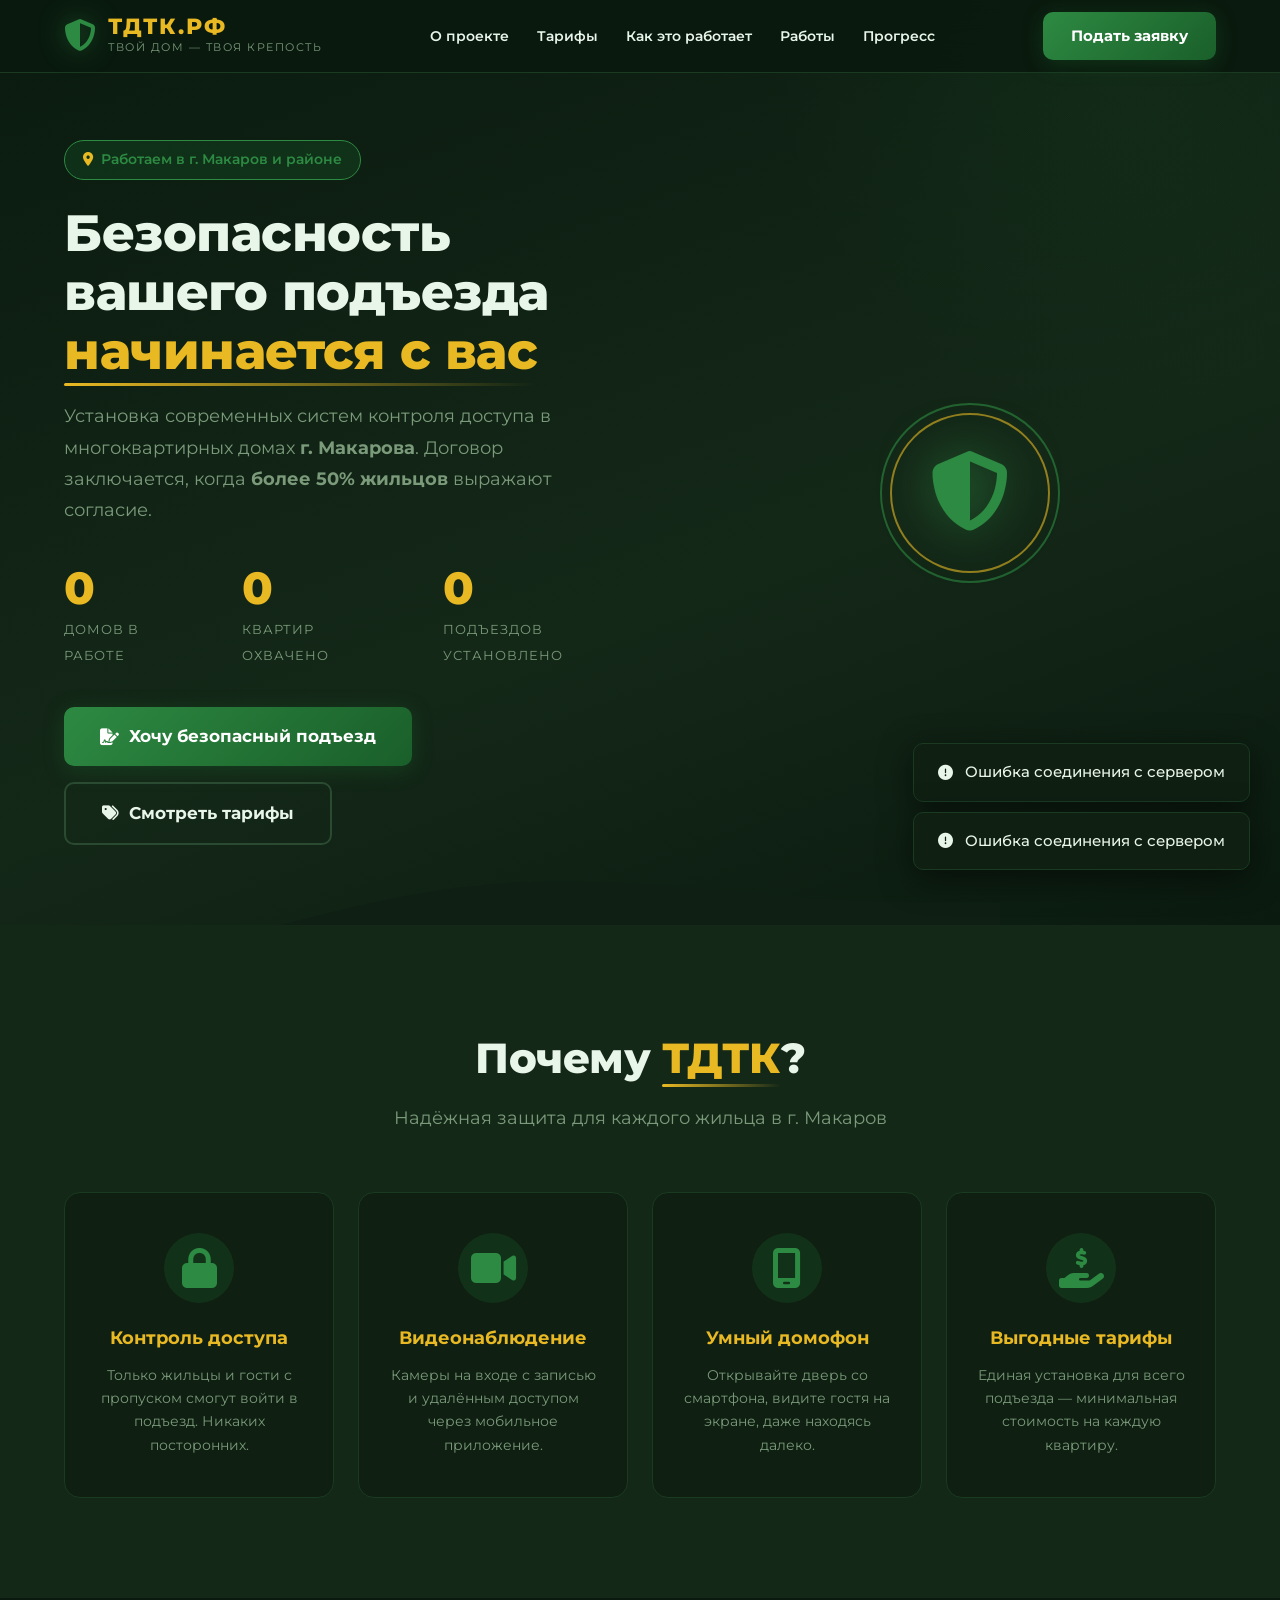
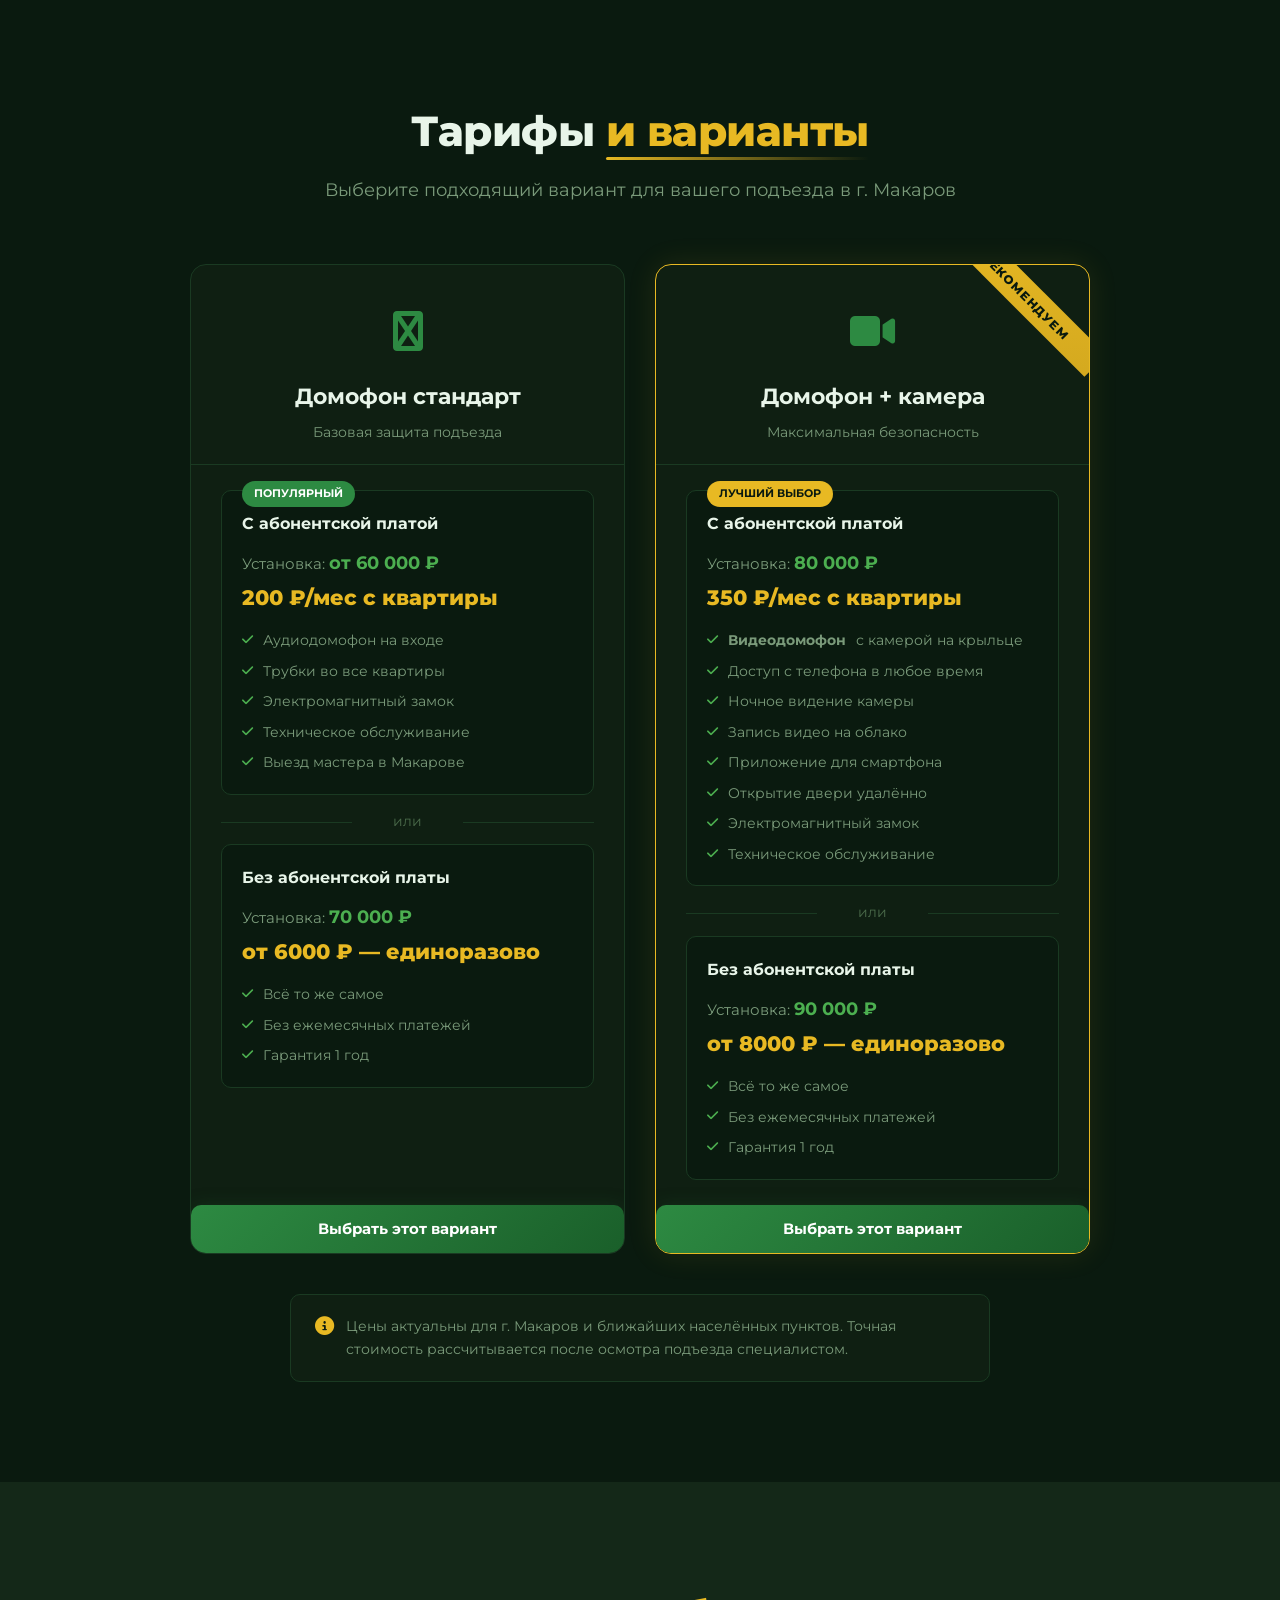
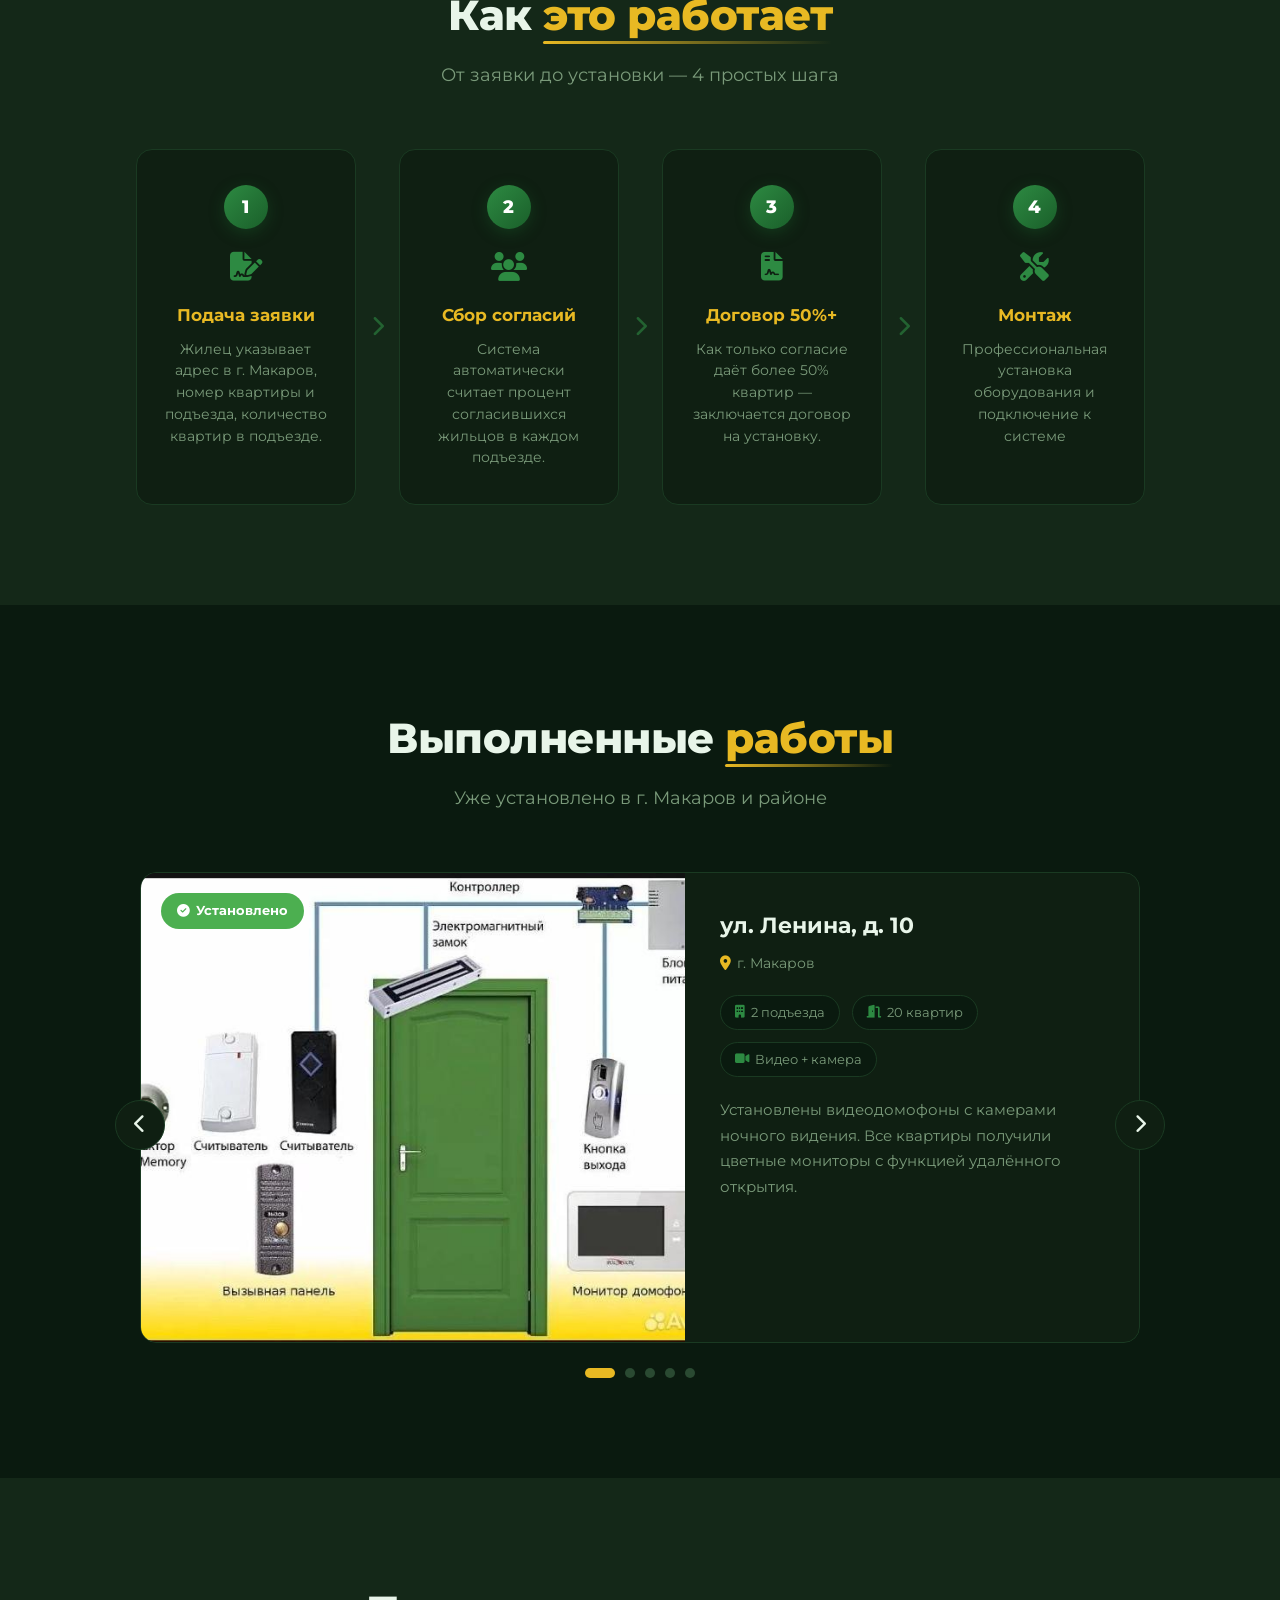
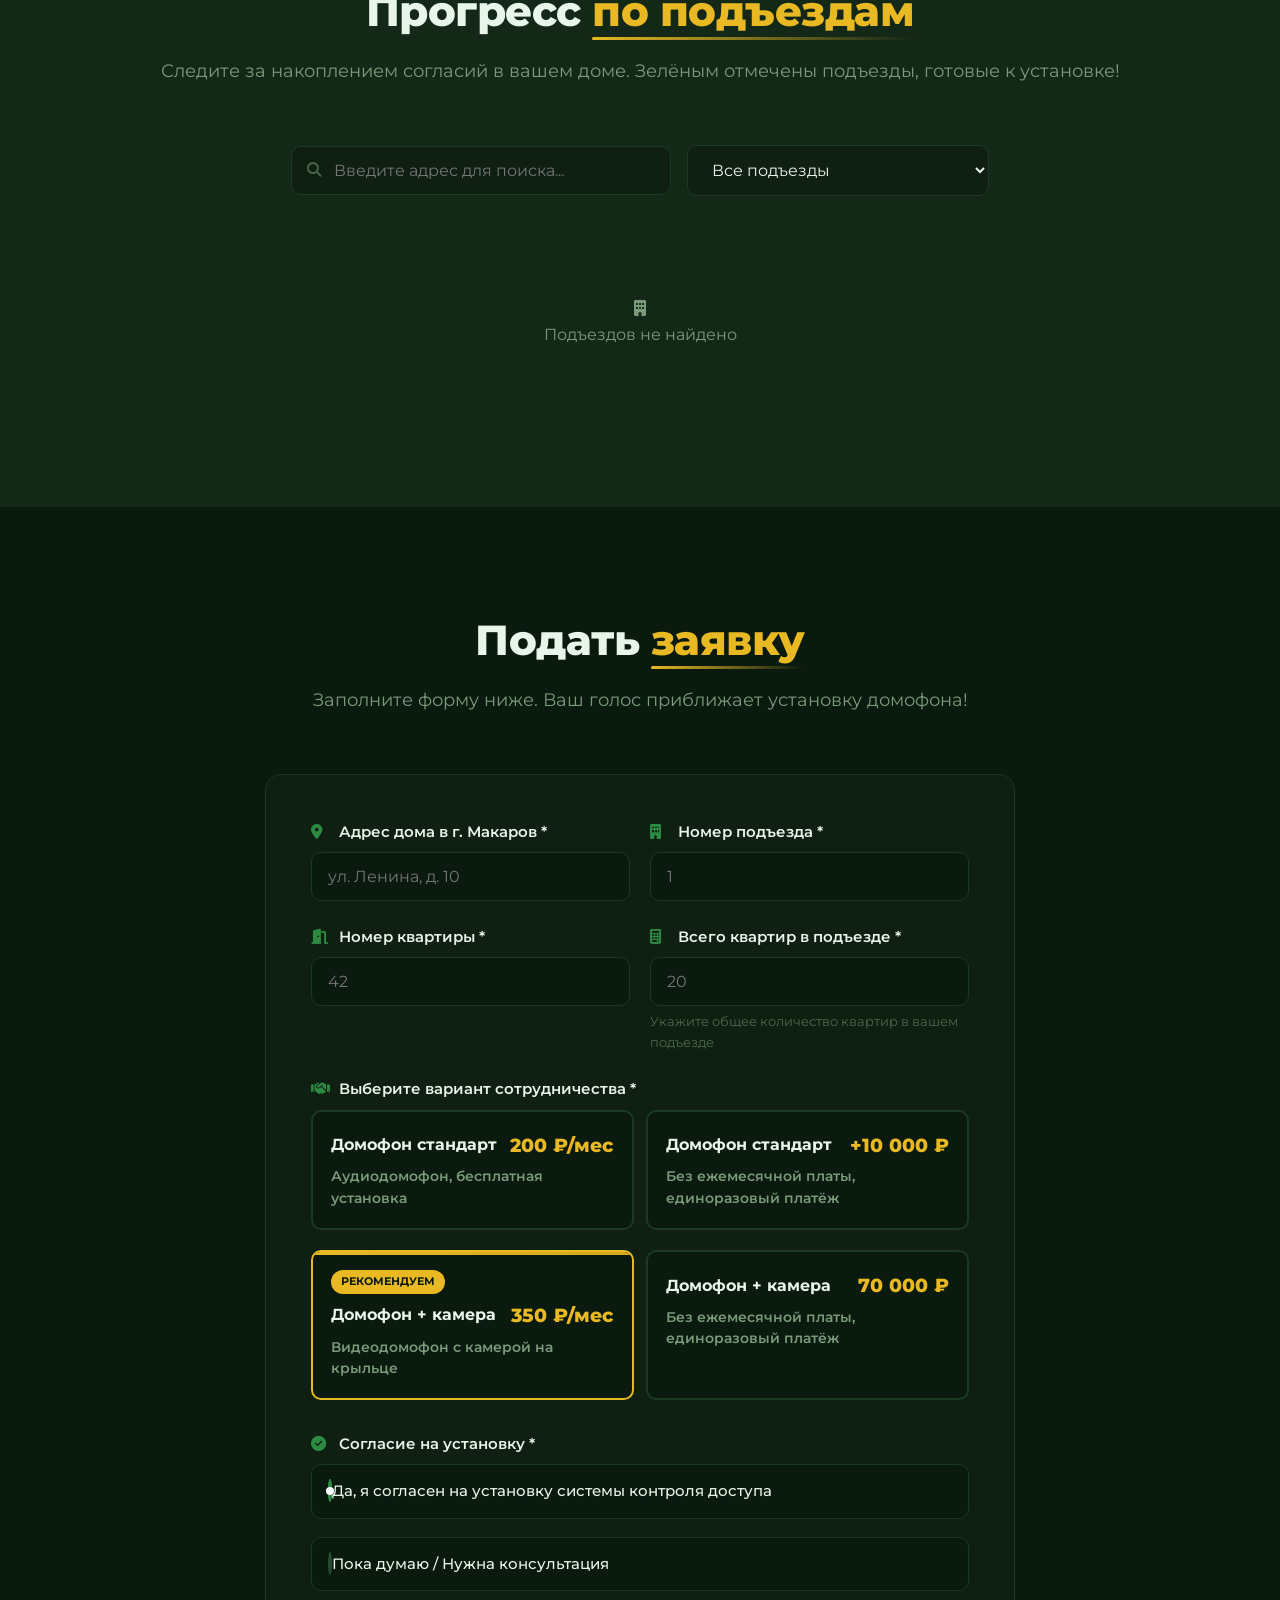
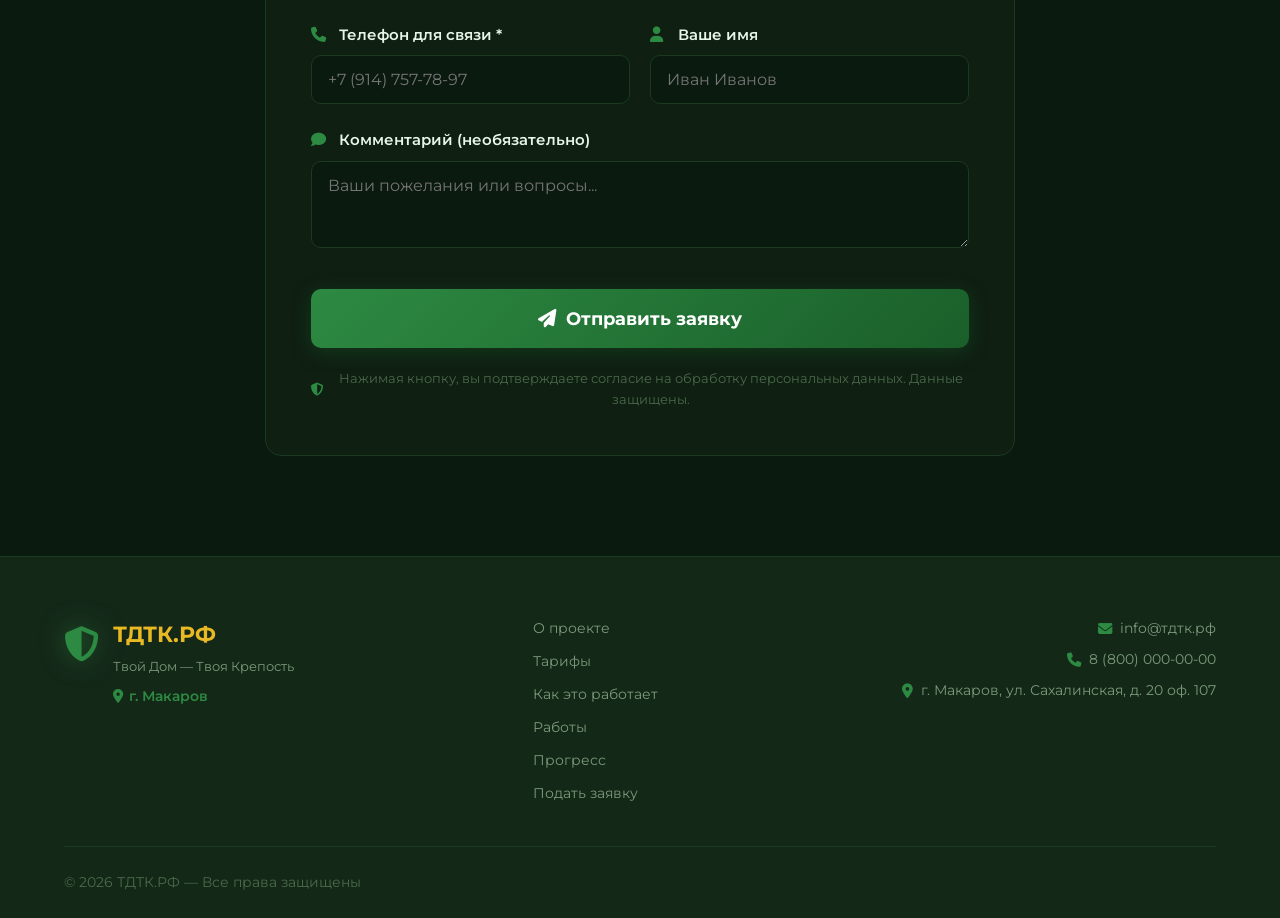
<file: index.html>
<!DOCTYPE html>
<html lang="ru">
<head>
    <meta charset="UTF-8">
    <meta name="viewport" content="width=device-width, initial-scale=1.0">
    <title>ТДТК.РФ — Твой Дом Твоя Крепость | Установка домофонов в Макарове</title>
    <link rel="stylesheet" href="css/style.css">
    <link href="https://fonts.googleapis.com/css2?family=Montserrat:wght@400;500;600;700;800&display=swap" rel="stylesheet">
    <link rel="stylesheet" href="https://cdnjs.cloudflare.com/ajax/libs/font-awesome/6.4.0/css/all.min.css">
</head>
<body>
    <!-- Мобильное меню -->
    <div class="mobile-menu-overlay" id="mobile-overlay"></div>
    <div class="mobile-menu" id="mobile-menu">
        <button class="mobile-menu-close" id="menu-close">✕</button>
        <nav class="mobile-nav">
            <a href="#about">О проекте</a>
            <a href="#tariffs">Тарифы</a>
            <a href="#how-it-works">Как это работает</a>
            <a href="#portfolio">Выполненные работы</a>
            <a href="#progress">Прогресс подъездов</a>
            <a href="#apply" class="mobile-cta">Подать заявку</a>
        </nav>
    </div>

    <!-- Шапка -->
    <header class="header" id="header">
        <div class="container">
            <div class="logo">
                <div class="logo-shield">
                    <i class="fas fa-shield-halved"></i>
                </div>
                <div class="logo-text">
                    <h1>ТДТК.РФ</h1>
                    <p>Твой Дом — Твоя Крепость</p>
                </div>
            </div>
            
            <nav class="nav">
                <a href="#about">О проекте</a>
                <a href="#tariffs">Тарифы</a>
                <a href="#how-it-works">Как это работает</a>
                <a href="#portfolio">Работы</a>
                <a href="#progress">Прогресс</a>
            </nav>
            <a href="#apply" class="btn btn-primary desktop-only">Подать заявку</a>
            <button class="burger" id="burger">
                <span></span>
                <span></span>
                <span></span>
            </button>
        </div>
    </header>

    <!-- Hero -->
    <section class="hero">
        <div class="container">
            <div class="hero-content">
                <div class="hero-badge">
                    <i class="fas fa-location-dot"></i>
                    Работаем в г. Макаров и районе
                </div>
                <h2>Безопасность вашего подъезда<br><span class="accent">начинается с вас</span></h2>
                <p>Установка современных систем контроля доступа в многоквартирных домах <strong>г. Макарова</strong>. Договор заключается, когда <strong>более 50% жильцов</strong> выражают согласие.</p>
                <div class="hero-stats">
                    <div class="stat">
                        <span class="stat-number" id="total-buildings">0</span>
                        <span class="stat-label">домов в работе</span>
                    </div>
                    <div class="stat">
                        <span class="stat-number" id="total-apartments">0</span>
                        <span class="stat-label">квартир охвачено</span>
                    </div>
                    <div class="stat">
                        <span class="stat-number" id="completed-entrances">0</span>
                        <span class="stat-label">подъездов установлено</span>
                    </div>
                </div>
                <div class="hero-buttons">
                    <a href="#apply" class="btn btn-large btn-primary">
                        <i class="fas fa-file-signature"></i>
                        Хочу безопасный подъезд
                    </a>
                    <a href="#tariffs" class="btn btn-large btn-outline">
                        <i class="fas fa-tags"></i>
                        Смотреть тарифы
                    </a>
                </div>
            </div>
            <div class="hero-image">
                <div class="shield-animation">
                    <div class="shield-ring"></div>
                    <div class="shield-ring shield-ring-2"></div>
                    <div class="shield-icon">
                        <i class="fas fa-shield-halved"></i>
                    </div>
                    <div class="shield-particles">
                        <span></span><span></span><span></span><span></span><span></span>
                    </div>
                </div>
            </div>
        </div>
        <div class="hero-wave">
            <svg viewBox="0 0 1440 120" fill="none">
                <path d="M0 120L60 105C120 90 240 60 360 45C480 30 600 30 720 37.5C840 45 960 60 1080 67.5C1200 75 1320 75 1380 75L1440 75V120H1380C1320 120 1200 120 1080 120C960 120 840 120 720 120C600 120 480 120 360 120C240 120 120 120 60 120H0Z" fill="#0f1f14"/>
            </svg>
        </div>
    </section>

    <!-- О проекте -->
    <section id="about" class="about">
        <div class="container">
            <h2 class="section-title">Почему <span class="accent">ТДТК</span>?</h2>
            <p class="section-subtitle">Надёжная защита для каждого жильца в г. Макаров</p>
            <div class="features">
                <div class="feature">
                    <div class="feature-icon"><i class="fas fa-lock"></i></div>
                    <h3>Контроль доступа</h3>
                    <p>Только жильцы и гости с пропуском смогут войти в подъезд. Никаких посторонних.</p>
                </div>
                <div class="feature">
                    <div class="feature-icon"><i class="fas fa-video"></i></div>
                    <h3>Видеонаблюдение</h3>
                    <p>Камеры на входе с записью и удалённым доступом через мобильное приложение.</p>
                </div>
                <div class="feature">
                    <div class="feature-icon"><i class="fas fa-mobile-screen"></i></div>
                    <h3>Умный домофон</h3>
                    <p>Открывайте дверь со смартфона, видите гостя на экране, даже находясь далеко.</p>
                </div>
                <div class="feature">
                    <div class="feature-icon"><i class="fas fa-hand-holding-dollar"></i></div>
                    <h3>Выгодные тарифы</h3>
                    <p>Единая установка для всего подъезда — минимальная стоимость на каждую квартиру.</p>
                </div>
            </div>
        </div>
    </section>

    <!-- Тарифы -->
    <section id="tariffs" class="tariffs">
        <div class="container">
            <h2 class="section-title">Тарифы <span class="accent">и варианты</span></h2>
            <p class="section-subtitle">Выберите подходящий вариант для вашего подъезда в г. Макаров</p>

            <div class="tariffs-grid">
                <!-- Вариант 1: Домофон без камеры -->
                <div class="tariff-card">
                    <div class="tariff-header">
                        <div class="tariff-icon"><i class="fas fa-intercom"></i></div>
                        <h3>Домофон стандарт</h3>
                        <p>Базовая защита подъезда</p>
                    </div>
                    <div class="tariff-body">
                        <div class="tariff-option">
                            <div class="option-badge popular">Популярный</div>
                            <h4>С абонентской платой</h4>
                            <div class="price">
                                <span class="price-install">Установка: <strong>от 60 000 ₽</strong></span>
                                <span class="price-month">200 ₽/мес с квартиры</span>
                            </div>
                            <ul class="features-list">
                                <li><i class="fas fa-check"></i> Аудиодомофон на входе</li>
                                <li><i class="fas fa-check"></i> Трубки во все квартиры</li>
                                <li><i class="fas fa-check"></i> Электромагнитный замок</li>
                                <li><i class="fas fa-check"></i> Техническое обслуживание</li>
                                <li><i class="fas fa-check"></i> Выезд мастера в Макарове</li>
                            </ul>
                        </div>
                        <div class="tariff-divider">или</div>
                        <div class="tariff-option">
                            <h4>Без абонентской платы</h4>
                            <div class="price">
                                <span class="price-install">Установка: <strong>70 000 ₽</strong></span>
                                <span class="price-month">от 6000 ₽ — единоразово</span>
                            </div>
                            <ul class="features-list">
                                <li><i class="fas fa-check"></i> Всё то же самое</li>
                                <li><i class="fas fa-check"></i> Без ежемесячных платежей</li>
                                <li><i class="fas fa-check"></i> Гарантия 1 год</li>
                            </ul>
                        </div>
                    </div>
                    <a href="#apply" class="btn btn-primary btn-full" data-tariff="standard">Выбрать этот вариант</a>
                </div>

                <!-- Вариант 2: Домофон + камера -->
                <div class="tariff-card featured">
                    <div class="tariff-badge">Рекомендуем</div>
                    <div class="tariff-header">
                        <div class="tariff-icon"><i class="fas fa-video"></i></div>
                        <h3>Домофон + камера</h3>
                        <p>Максимальная безопасность</p>
                    </div>
                    <div class="tariff-body">
                        <div class="tariff-option">
                            <div class="option-badge best">Лучший выбор</div>
                            <h4>С абонентской платой</h4>
                            <div class="price">
                                <span class="price-install">Установка: <strong>80 000 ₽</strong></span>
                                <span class="price-month">350 ₽/мес с квартиры</span>
                            </div>
                            <ul class="features-list">
                                <li><i class="fas fa-check"></i> <strong>Видеодомофон</strong> с камерой на крыльце</li>
                                <li><i class="fas fa-check"></i> Доступ с телефона в любое время</li>
                                <li><i class="fas fa-check"></i> Ночное видение камеры</li>
                                <li><i class="fas fa-check"></i> Запись видео на облако</li>
                                <li><i class="fas fa-check"></i> Приложение для смартфона</li>
                                <li><i class="fas fa-check"></i> Открытие двери удалённо</li>
                                <li><i class="fas fa-check"></i> Электромагнитный замок</li>
                                <li><i class="fas fa-check"></i> Техническое обслуживание</li>
                            </ul>
                        </div>
                        <div class="tariff-divider">или</div>
                        <div class="tariff-option">
                            <h4>Без абонентской платы</h4>
                            <div class="price">
                                <span class="price-install">Установка: <strong>90 000 ₽</strong></span>
                                <span class="price-month">от 8000 ₽ — единоразово</span>
                            </div>
                            <ul class="features-list">
                                <li><i class="fas fa-check"></i> Всё то же самое</li>
                                <li><i class="fas fa-check"></i> Без ежемесячных платежей</li>
                                <li><i class="fas fa-check"></i> Гарантия 1 год</li>
                            </ul>
                        </div>
                    </div>
                    <a href="#apply" class="btn btn-primary btn-full" data-tariff="camera">Выбрать этот вариант</a>
                </div>
            </div>

            <div class="tariff-note">
                <i class="fas fa-info-circle"></i>
                <p>Цены актуальны для г. Макаров и ближайших населённых пунктов. Точная стоимость рассчитывается после осмотра подъезда специалистом.</p>
            </div>
        </div>
    </section>

    <!-- Как это работает -->
    <section id="how-it-works" class="how-it-works">
        <div class="container">
            <h2 class="section-title">Как <span class="accent">это работает</span></h2>
            <p class="section-subtitle">От заявки до установки — 4 простых шага</p>
            <div class="steps">
                <div class="step">
                    <div class="step-number">1</div>
                    <div class="step-icon"><i class="fas fa-file-signature"></i></div>
                    <h3>Подача заявки</h3>
                    <p>Жилец указывает адрес в г. Макаров, номер квартиры и подъезда, количество квартир в подъезде.</p>
                </div>
                <div class="step-arrow"><i class="fas fa-chevron-right"></i></div>
                <div class="step">
                    <div class="step-number">2</div>
                    <div class="step-icon"><i class="fas fa-users"></i></div>
                    <h3>Сбор согласий</h3>
                    <p>Система автоматически считает процент согласившихся жильцов в каждом подъезде.</p>
                </div>
                <div class="step-arrow"><i class="fas fa-chevron-right"></i></div>
                <div class="step">
                    <div class="step-number">3</div>
                    <div class="step-icon"><i class="fas fa-file-contract"></i></div>
                    <h3>Договор 50%+</h3>
                    <p>Как только согласие даёт более 50% квартир — заключается договор на установку.</p>
                </div>
                <div class="step-arrow"><i class="fas fa-chevron-right"></i></div>
                <div class="step">
                    <div class="step-number">4</div>
                    <div class="step-icon"><i class="fas fa-tools"></i></div>
                    <h3>Монтаж</h3>
                    <p>Профессиональная установка оборудования и подключение к системе</p>
                </div>
            </div>
        </div>
    </section>

    <!-- Портфолио / Слайдер выполненных работ -->
    <section id="portfolio" class="portfolio">
        <div class="container">
            <h2 class="section-title">Выполненные <span class="accent">работы</span></h2>
            <p class="section-subtitle">Уже установлено в г. Макаров и районе</p>

            <div class="slider-container">
                <button class="slider-btn slider-prev" id="slider-prev">
                    <i class="fas fa-chevron-left"></i>
                </button>

                <div class="slider-wrapper" id="slider-wrapper">
                    <div class="slider-track" id="slider-track">
                        <!-- Слайд 1 -->
                        <div class="slide">
                            <div class="slide-image">
                                <img src="assets/work1.jpg" alt="Установка домофона на ул. Ленина, д. 10">
                                <div class="slide-overlay">
                                    <span class="slide-badge"><i class="fas fa-check-circle"></i> Установлено</span>
                                </div>
                            </div>
                            <div class="slide-content">
                                <h3>ул. Ленина, д. 10</h3>
                                <p class="slide-address"><i class="fas fa-map-marker-alt"></i> г. Макаров</p>
                                <div class="slide-meta">
                                    <span><i class="fas fa-building"></i> 2 подъезда</span>
                                    <span><i class="fas fa-door-open"></i> 20 квартир</span>
                                    <span><i class="fas fa-video"></i> Видео + камера</span>
                                </div>
                                <p class="slide-desc">Установлены видеодомофоны с камерами ночного видения. Все квартиры получили цветные мониторы с функцией удалённого открытия.</p>
                            </div>
                        </div>

                        <!-- Слайд 2 -->
                        <div class="slide">
                            <div class="slide-image">
                                <img src="assets/work2.jpg" alt="Установка домофона на ул.50 лет ВЛКСМ, д. 6">
                                <div class="slide-overlay">
                                    <span class="slide-badge"><i class="fas fa-check-circle"></i> Установлено</span>
                                </div>
                            </div>
                            <div class="slide-content">
                                <h3>пр. Мира, д. 5</h3>
                                <p class="slide-address"><i class="fas fa-map-marker-alt"></i> г. Макаров</p>
                                <div class="slide-meta">
                                    <span><i class="fas fa-building"></i> 1 подъезд</span>
                                    <span><i class="fas fa-door-open"></i> 12 квартир</span>
                                    <span><i class="fas fa-volume-up"></i> Аудио</span>
                                </div>
                                <p class="slide-desc">Аудиодомофон с электромагнитным замком. Быстрый монтаж за 2 дня.</p>
                            </div>
                        </div>

                        <!-- Слайд 3 -->
                        <div class="slide">
                            <div class="slide-image">
                                <img src="assets/work3.jpg" alt="Установка домофона на ул. Сахалинская, д. 22">
                                <div class="slide-overlay">
                                    <span class="slide-badge"><i class="fas fa-check-circle"></i> Установлено</span>
                                </div>
                            </div>
                            <div class="slide-content">
                                <h3>ул. Гагарина, д. 15</h3>
                                <p class="slide-address"><i class="fas fa-map-marker-alt"></i> г. Макаров</p>
                                <div class="slide-meta">
                                    <span><i class="fas fa-building"></i> 3 подъезда</span>
                                    <span><i class="fas fa-door-open"></i> 54 квартиры</span>
                                    <span><i class="fas fa-video"></i> Видео + камера</span>
                                </div>
                                <p class="slide-desc">Комплексная установка в трёх подъездах. Облачная запись видео, доступ через мобильное приложение для всех жильцов.</p>
                            </div>
                        </div>

                        <!-- Слайд 4 -->
                        <div class="slide">
                            <div class="slide-image">
                                <img src="assets/work4.jpg" alt="Установка домофона на ул. Красноармейская, д. 2">
                                <div class="slide-overlay">
                                    <span class="slide-badge"><i class="fas fa-check-circle"></i> Установлено</span>
                                </div>
                            </div>
                            <div class="slide-content">
                                <h3>ул. Победы, д. 8</h3>
                                <p class="slide-address"><i class="fas fa-map-marker-alt"></i> г. Макаров</p>
                                <div class="slide-meta">
                                    <span><i class="fas fa-building"></i> 2 подъезда</span>
                                    <span><i class="fas fa-door-open"></i> 22 квартиры</span>
                                    <span><i class="fas fa-video"></i> Видео + камера</span>
                                </div>
                                <p class="slide-desc">Современная система с FullHD камерой и широкоугольным объективом. Отличная видимость даже в полной темноте.</p>
                            </div>
                        </div>

                        <!-- Слайд 5 -->
                        <div class="slide">
                            <div class="slide-image">
                                <img src="assets/work5.jpg" alt="Установка домофона на ул. Милютина, д. 2">
                                <div class="slide-overlay">
                                    <span class="slide-badge"><i class="fas fa-check-circle"></i> Установлено</span>
                                </div>
                            </div>
                            <div class="slide-content">
                                <h3>ул. Садовая, д. 3</h3>
                                <p class="slide-address"><i class="fas fa-map-marker-alt"></i> г. Макаров</p>
                                <div class="slide-meta">
                                    <span><i class="fas fa-building"></i> 1 подъезд</span>
                                    <span><i class="fas fa-door-open"></i> 12 квартир</span>
                                    <span><i class="fas fa-volume-up"></i> Аудио</span>
                                </div>
                                <p class="slide-desc">Компактное решение для небольшого подъезда. Экономичный вариант с полным функционалом по аудио.</p>
                            </div>
                        </div>
                    </div>
                </div>

                <button class="slider-btn slider-next" id="slider-next">
                    <i class="fas fa-chevron-right"></i>
                </button>

                <div class="slider-dots" id="slider-dots"></div>
            </div>
        </div>
    </section>

    <!-- Прогресс подъездов -->
    <section id="progress" class="progress">
        <div class="container">
            <h2 class="section-title">Прогресс <span class="accent">по подъездам</span></h2>
            <p class="section-subtitle">Следите за накоплением согласий в вашем доме. Зелёным отмечены подъезды, готовые к установке!</p>

            <div class="progress-filters">
                <div class="search-box">
                    <i class="fas fa-search"></i>
                    <input type="text" id="search-address" placeholder="Введите адрес для поиска...">
                </div>
                <select id="filter-status">
                    <option value="all">Все подъезды</option>
                    <option value="ready">✅ Готовы к установке (>50%)</option>
                    <option value="in-progress">⏳ В процессе сбора</option>
                </select>
            </div>

            <div class="progress-grid" id="progress-grid">
                <div class="loading">
                    <div class="spinner"></div>
                    <p>Загрузка данных...</p>
                </div>
            </div>
        </div>
    </section>

    <!-- Форма заявки -->
    <section id="apply" class="apply">
        <div class="container">
            <h2 class="section-title">Подать <span class="accent">заявку</span></h2>
            <p class="section-subtitle">Заполните форму ниже. Ваш голос приближает установку домофона!</p>

            <form id="application-form" class="application-form" action="ВАШ_URL_GOOGLE_FORM" method="POST" target="_blank">
                <div class="form-row">
                    <div class="form-group">
                        <label for="address"><i class="fas fa-map-marker-alt"></i> Адрес дома в г. Макаров *</label>
                        <input type="text" id="address" name="entry.XXXXXXXX" placeholder="ул. Ленина, д. 10" required>
                    </div>
                    <div class="form-group">
                        <label for="entrance"><i class="fas fa-building"></i> Номер подъезда *</label>
                        <input type="number" id="entrance" name="entry.XXXXXXXX" placeholder="1" min="1" required>
                    </div>
                </div>

                <div class="form-row">
                    <div class="form-group">
                        <label for="apartment"><i class="fas fa-door-open"></i> Номер квартиры *</label>
                        <input type="number" id="apartment" name="entry.XXXXXXXX" placeholder="42" min="1" required>
                    </div>
                    <div class="form-group">
                        <label for="total-apartments-form"><i class="fas fa-calculator"></i> Всего квартир в подъезде *</label>
                        <input type="number" id="total-apartments-form" name="entry.XXXXXXXX" placeholder="20" min="1" required>
                        <small class="hint">Укажите общее количество квартир в вашем подъезде</small>
                    </div>
                </div>

                <div class="form-group full-width">
                    <label><i class="fas fa-handshake"></i> Выберите вариант сотрудничества *</label>
                    <div class="tariff-options">
                        <label class="radio-label tariff-radio">
                            <input type="radio" name="entry.XXXXXXXX" value="Домофон стандарт, 200р/мес" required>
                            <div class="radio-content">
                                <div class="radio-header">
                                    <span class="radio-title">Домофон стандарт</span>
                                    <span class="radio-price">200 ₽/мес</span>
                                </div>
                                <span class="radio-desc">Аудиодомофон, бесплатная установка</span>
                            </div>
                        </label>
                        <label class="radio-label tariff-radio">
                            <input type="radio" name="entry.XXXXXXXX" value="Домофон стандарт, без абонплаты +10000">
                            <div class="radio-content">
                                <div class="radio-header">
                                    <span class="radio-title">Домофон стандарт</span>
                                    <span class="radio-price">+10 000 ₽</span>
                                </div>
                                <span class="radio-desc">Без ежемесячной платы, единоразовый платёж</span>
                            </div>
                        </label>
                        <label class="radio-label tariff-radio featured-radio">
                            <input type="radio" name="entry.XXXXXXXX" value="Домофон + камера, 350р/мес" checked>
                            <div class="radio-content">
                                <div class="radio-badge">Рекомендуем</div>
                                <div class="radio-header">
                                    <span class="radio-title">Домофон + камера</span>
                                    <span class="radio-price">350 ₽/мес</span>
                                </div>
                                <span class="radio-desc">Видеодомофон с камерой на крыльце</span>
                            </div>
                        </label>
                        <label class="radio-label tariff-radio">
                            <input type="radio" name="entry.XXXXXXXX" value="Домофон + камера">
                            <div class="radio-content">
                                <div class="radio-header">
                                    <span class="radio-title">Домофон + камера</span>
                                    <span class="radio-price">70 000 ₽</span>
                                </div>
                                <span class="radio-desc">Без ежемесячной платы, единоразовый платёж</span>
                            </div>
                        </label>
                    </div>
                </div>

                <div class="form-group full-width">
                    <label><i class="fas fa-check-circle"></i> Согласие на установку *</label>
                    <div class="consent-options">
                        <label class="radio-label">
                            <input type="radio" name="entry.XXXXXXXX" value="Да, согласен" required checked>
                            <span class="radio-custom"></span>
                            <span class="radio-text">Да, я согласен на установку системы контроля доступа</span>
                        </label>
                        <label class="radio-label">
                            <input type="radio" name="entry.XXXXXXXX" value="Пока думаю">
                            <span class="radio-custom"></span>
                            <span class="radio-text">Пока думаю / Нужна консультация</span>
                        </label>
                    </div>
                </div>

                <div class="form-row">
                    <div class="form-group">
                        <label for="phone"><i class="fas fa-phone"></i> Телефон для связи *</label>
                        <input type="tel" id="phone" name="entry.XXXXXXXX" placeholder="+7 (914) 757-78-97" required>
                    </div>
                    <div class="form-group">
                        <label for="name"><i class="fas fa-user"></i> Ваше имя</label>
                        <input type="text" id="name" name="entry.XXXXXXXX" placeholder="Иван Иванов">
                    </div>
                </div>

                <div class="form-group full-width">
                    <label for="comment"><i class="fas fa-comment"></i> Комментарий (необязательно)</label>
                    <textarea id="comment" name="entry.XXXXXXXX" rows="3" placeholder="Ваши пожелания или вопросы..."></textarea>
                </div>

                <button type="submit" class="btn btn-large btn-primary btn-submit">
                    <i class="fas fa-paper-plane"></i>
                    <span>Отправить заявку</span>
                </button>

                <p class="form-note">
                    <i class="fas fa-shield-halved"></i>
                    Нажимая кнопку, вы подтверждаете согласие на обработку персональных данных. Данные защищены.
                </p>
            </form>
        </div>
    </section>

    <!-- Футер -->
    <footer class="footer">
        <div class="container">
            <div class="footer-content">
                <div class="footer-logo">
                    <div class="logo-shield"><i class="fas fa-shield-halved"></i></div>
                    <div>
                        <h3>ТДТК.РФ</h3>
                        <p>Твой Дом — Твоя Крепость</p>
                        <span class="footer-location"><i class="fas fa-map-marker-alt"></i> г. Макаров</span>
                    </div>
                </div>
                <div class="footer-links">
                    <a href="#about">О проекте</a>
                    <a href="#tariffs">Тарифы</a>
                    <a href="#how-it-works">Как это работает</a>
                    <a href="#portfolio">Работы</a>
                    <a href="#progress">Прогресс</a>
                    <a href="#apply">Подать заявку</a>
                </div>
                <div class="footer-contacts">
                    <p><i class="fas fa-envelope"></i> info@тдтк.рф</p>
                    <p><i class="fas fa-phone"></i> 8 (800) 000-00-00</p>
                    <p><i class="fas fa-location-dot"></i> г. Макаров, ул. Сахалинская, д. 20 оф. 107</p>
                </div>
            </div>
            <div class="footer-bottom">
                <p>© 2026 ТДТК.РФ — Все права защищены</p>
                
            </div>
        </div>
    </footer>

    <!-- Toast уведомления -->
    <div class="toast-container" id="toast-container"></div>

    <script src="js/app.js"></script>
</body>
</html>
</file>
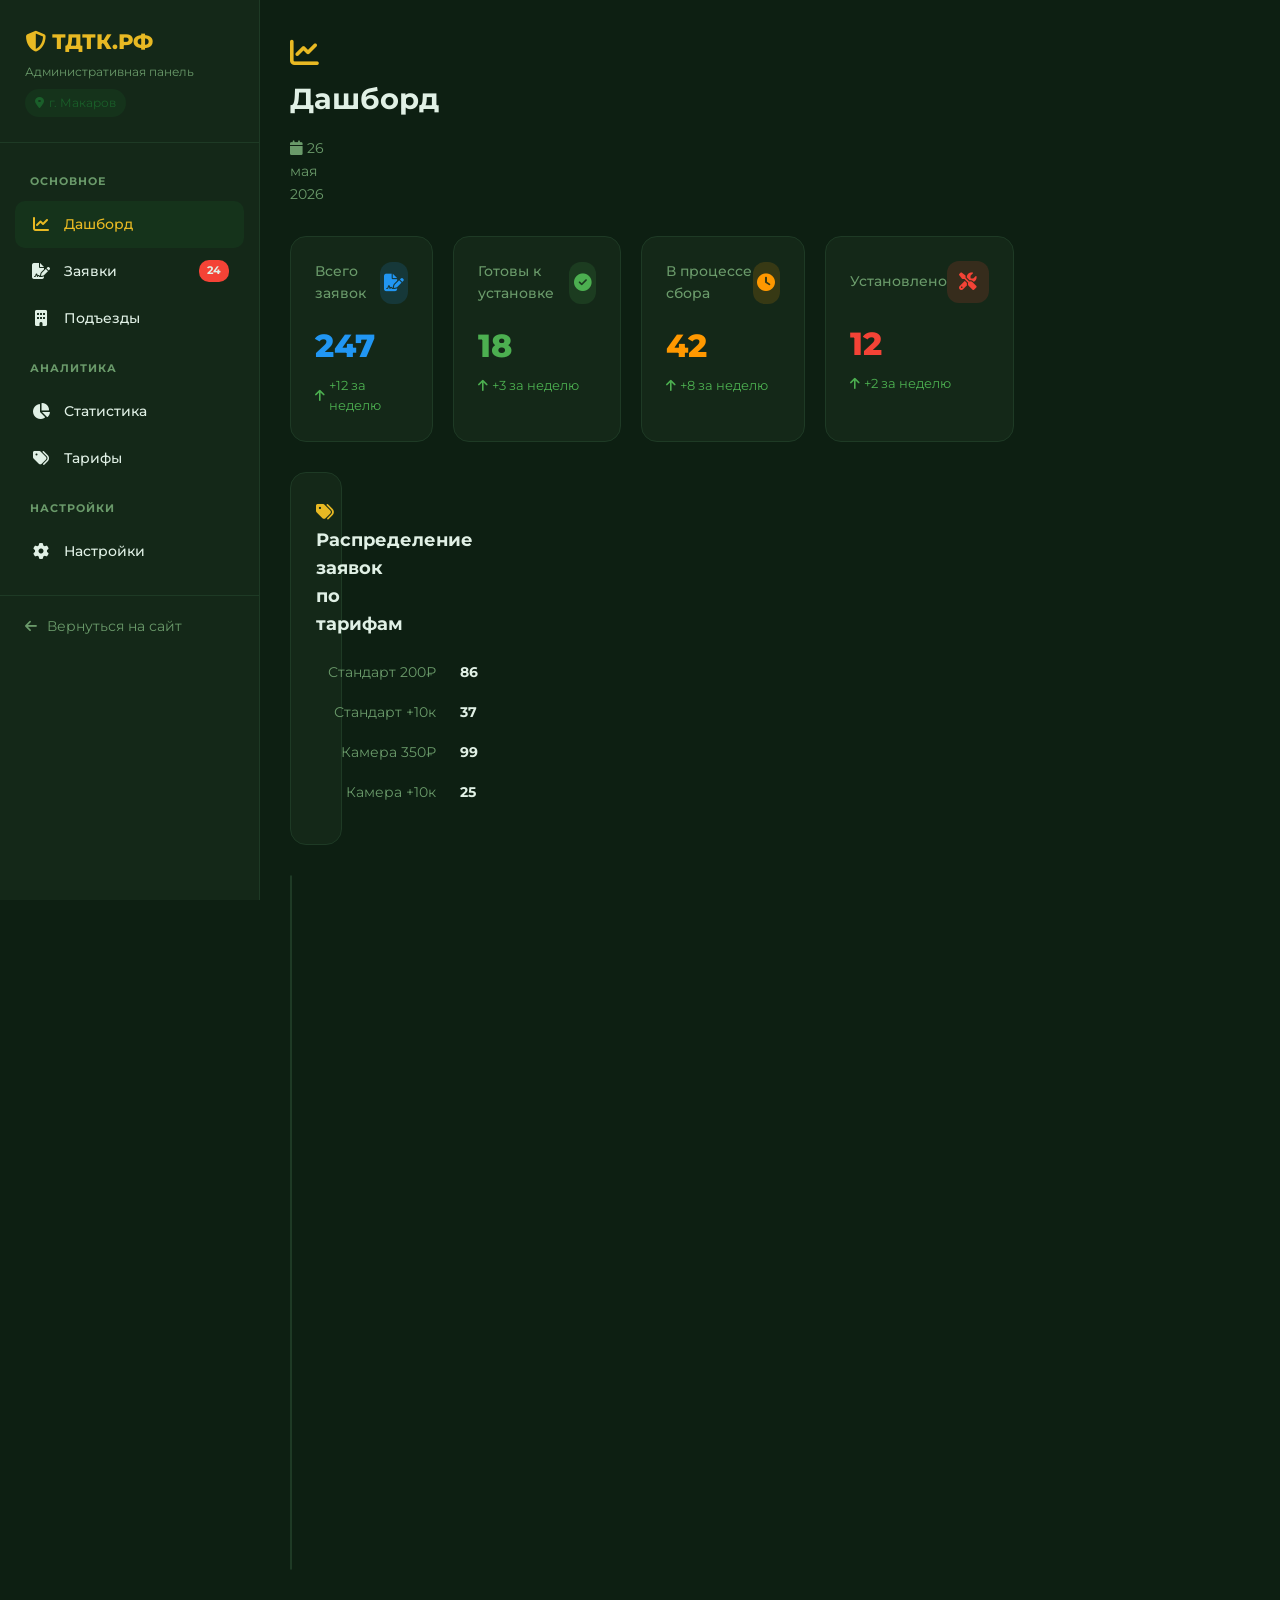
<file: admin/index.html>
<!DOCTYPE html>
<html lang="ru">
<head>
    <meta charset="UTF-8">
    <meta name="viewport" content="width=device-width, initial-scale=1.0">
    <title>Админ-панель | ТДТК.РФ — г. Макаров</title>
    <link rel="stylesheet" href="../css/style.css">
    <link href="https://fonts.googleapis.com/css2?family=Montserrat:wght@400;500;600;700;800&display=swap" rel="stylesheet">
    <link rel="stylesheet" href="https://cdnjs.cloudflare.com/ajax/libs/font-awesome/6.4.0/css/all.min.css">
    <style>
        :root {
            --admin-bg: #0d1f12;
            --admin-card: #142818;
            --admin-border: #1e3a25;
            --admin-text: #e0f0e5;
            --admin-muted: #6a9a6a;
            --admin-accent: #e8b923;
            --admin-primary: #1a5f2a;
            --admin-success: #4caf50;
            --admin-warning: #ff9800;
            --admin-danger: #f44336;
        }

        * { margin: 0; padding: 0; box-sizing: border-box; }

        body {
            font-family: 'Montserrat', sans-serif;
            background: var(--admin-bg);
            color: var(--admin-text);
            min-height: 100vh;
        }

        .admin-layout {
            display: grid;
            grid-template-columns: 260px 1fr;
            min-height: 100vh;
        }

        /* ===== САЙДБАР ===== */
        .sidebar {
            background: var(--admin-card);
            border-right: 1px solid var(--admin-border);
            padding: 25px 0;
            position: fixed;
            width: 260px;
            height: 100vh;
            overflow-y: auto;
            z-index: 100;
        }

        .sidebar-logo {
            padding: 0 25px 25px;
            border-bottom: 1px solid var(--admin-border);
            margin-bottom: 20px;
        }

        .sidebar-logo h2 {
            font-size: 1.3rem;
            color: var(--admin-accent);
            font-weight: 800;
        }

        .sidebar-logo p {
            font-size: 0.75rem;
            color: var(--admin-muted);
            margin-top: 4px;
        }

        .sidebar-logo .city {
            display: inline-flex;
            align-items: center;
            gap: 5px;
            margin-top: 8px;
            padding: 4px 10px;
            background: rgba(26, 95, 42, 0.2);
            border-radius: 15px;
            font-size: 0.75rem;
            color: var(--admin-primary);
        }

        .sidebar-nav {
            padding: 0 15px;
        }

        .nav-section {
            margin-bottom: 8px;
        }

        .nav-section-title {
            padding: 10px 15px;
            font-size: 0.7rem;
            text-transform: uppercase;
            letter-spacing: 1px;
            color: var(--admin-muted);
            font-weight: 700;
        }

        .nav-item {
            display: flex;
            align-items: center;
            gap: 12px;
            padding: 12px 15px;
            border-radius: 10px;
            cursor: pointer;
            transition: all 0.3s;
            color: var(--admin-text);
            text-decoration: none;
            font-size: 0.9rem;
            font-weight: 500;
        }

        .nav-item:hover, .nav-item.active {
            background: rgba(26, 95, 42, 0.2);
            color: var(--admin-accent);
        }

        .nav-item i {
            width: 22px;
            text-align: center;
            font-size: 1rem;
        }

        .nav-badge {
            margin-left: auto;
            padding: 2px 8px;
            background: var(--admin-danger);
            border-radius: 10px;
            font-size: 0.7rem;
            font-weight: 700;
        }

        .sidebar-footer {
            padding: 20px 25px 0;
            border-top: 1px solid var(--admin-border);
            margin-top: 20px;
        }

        .sidebar-footer a {
            display: flex;
            align-items: center;
            gap: 10px;
            color: var(--admin-muted);
            text-decoration: none;
            font-size: 0.85rem;
            transition: color 0.3s;
        }

        .sidebar-footer a:hover {
            color: var(--admin-accent);
        }

        /* ===== КОНТЕНТ ===== */
        .main-content {
            margin-left: 260px;
            padding: 30px;
        }

        .page-header {
            display: flex;
            justify-content: space-between;
            align-items: center;
            margin-bottom: 30px;
            flex-wrap: wrap;
            gap: 15px;
        }

        .page-header h1 {
            font-size: 1.8rem;
            font-weight: 700;
        }

        .page-header .date {
            color: var(--admin-muted);
            font-size: 0.9rem;
        }

        /* ===== КАРТОЧКИ СТАТИСТИКИ ===== */
        .stats-grid {
            display: grid;
            grid-template-columns: repeat(4, 1fr);
            gap: 20px;
            margin-bottom: 30px;
        }

        .stat-card {
            background: var(--admin-card);
            border: 1px solid var(--admin-border);
            border-radius: 16px;
            padding: 24px;
            transition: all 0.3s;
        }

        .stat-card:hover {
            transform: translateY(-3px);
            border-color: var(--admin-primary);
        }

        .stat-card-header {
            display: flex;
            justify-content: space-between;
            align-items: center;
            margin-bottom: 15px;
        }

        .stat-card-title {
            font-size: 0.85rem;
            color: var(--admin-muted);
            font-weight: 500;
        }

        .stat-card-icon {
            width: 42px;
            height: 42px;
            border-radius: 12px;
            display: flex;
            align-items: center;
            justify-content: center;
            font-size: 1.1rem;
        }

        .stat-card-icon.blue { background: rgba(33, 150, 243, 0.15); color: #2196f3; }
        .stat-card-icon.green { background: rgba(76, 175, 80, 0.15); color: var(--admin-success); }
        .stat-card-icon.orange { background: rgba(255, 152, 0, 0.15); color: var(--admin-warning); }
        .stat-card-icon.red { background: rgba(244, 67, 54, 0.15); color: var(--admin-danger); }

        .stat-card-value {
            font-size: 2rem;
            font-weight: 800;
            margin-bottom: 5px;
        }

        .stat-card-change {
            font-size: 0.8rem;
            display: flex;
            align-items: center;
            gap: 4px;
        }

        .stat-card-change.positive { color: var(--admin-success); }
        .stat-card-change.negative { color: var(--admin-danger); }

        /* ===== ТАБЛИЦА ===== */
        .data-table-container {
            background: var(--admin-card);
            border: 1px solid var(--admin-border);
            border-radius: 16px;
            overflow: hidden;
            margin-bottom: 30px;
        }

        .table-header {
            padding: 20px 25px;
            border-bottom: 1px solid var(--admin-border);
            display: flex;
            justify-content: space-between;
            align-items: center;
            flex-wrap: wrap;
            gap: 15px;
        }

        .table-header h3 {
            font-size: 1.1rem;
            font-weight: 700;
        }

        .table-actions {
            display: flex;
            gap: 10px;
        }

        .btn-sm {
            padding: 8px 16px;
            font-size: 0.85rem;
            border-radius: 8px;
        }

        .btn-export {
            background: var(--admin-primary);
            color: white;
            border: none;
            cursor: pointer;
            display: flex;
            align-items: center;
            gap: 6px;
            font-weight: 600;
            transition: all 0.3s;
        }

        .btn-export:hover {
            filter: brightness(1.2);
        }

        .search-input {
            padding: 8px 14px;
            border-radius: 8px;
            border: 1px solid var(--admin-border);
            background: var(--admin-bg);
            color: var(--admin-text);
            font-size: 0.9rem;
            outline: none;
            font-family: inherit;
        }

        .search-input:focus {
            border-color: var(--admin-primary);
        }

        table {
            width: 100%;
            border-collapse: collapse;
        }

        th {
            text-align: left;
            padding: 14px 20px;
            font-size: 0.8rem;
            text-transform: uppercase;
            letter-spacing: 0.5px;
            color: var(--admin-muted);
            font-weight: 600;
            border-bottom: 1px solid var(--admin-border);
            background: rgba(0,0,0,0.2);
        }

        td {
            padding: 14px 20px;
            font-size: 0.9rem;
            border-bottom: 1px solid var(--admin-border);
            color: var(--admin-text);
        }

        tr:hover td {
            background: rgba(26, 95, 42, 0.05);
        }

        .badge {
            padding: 4px 10px;
            border-radius: 20px;
            font-size: 0.75rem;
            font-weight: 700;
            display: inline-flex;
            align-items: center;
            gap: 4px;
        }

        .badge-success {
            background: rgba(76, 175, 80, 0.15);
            color: var(--admin-success);
        }

        .badge-warning {
            background: rgba(255, 152, 0, 0.15);
            color: var(--admin-warning);
        }

        .badge-info {
            background: rgba(33, 150, 243, 0.15);
            color: #2196f3;
        }

        .progress-cell {
            display: flex;
            align-items: center;
            gap: 10px;
        }

        .progress-mini {
            width: 60px;
            height: 6px;
            background: var(--admin-border);
            border-radius: 3px;
            overflow: hidden;
        }

        .progress-mini-fill {
            height: 100%;
            border-radius: 3px;
            background: linear-gradient(90deg, var(--admin-success), #81c784);
            transition: width 0.5s;
        }

        .progress-mini-fill.low {
            background: linear-gradient(90deg, var(--admin-warning), #ffb74d);
        }

        /* ===== ВКЛАДКИ ===== */
        .tabs {
            display: flex;
            gap: 5px;
            margin-bottom: 20px;
            border-bottom: 1px solid var(--admin-border);
            padding-bottom: 10px;
        }

        .tab {
            padding: 10px 20px;
            border-radius: 8px;
            cursor: pointer;
            font-size: 0.9rem;
            font-weight: 600;
            transition: all 0.3s;
            color: var(--admin-muted);
            border: none;
            background: none;
            font-family: inherit;
        }

        .tab:hover {
            color: var(--admin-text);
            background: rgba(26, 95, 42, 0.1);
        }

        .tab.active {
            color: var(--admin-accent);
            background: rgba(232, 185, 35, 0.1);
        }

        .tab-content {
            display: none;
        }

        .tab-content.active {
            display: block;
        }

        /* ===== ГРАФИКИ ===== */
        .chart-container {
            background: var(--admin-card);
            border: 1px solid var(--admin-border);
            border-radius: 16px;
            padding: 25px;
            margin-bottom: 30px;
        }

        .chart-header {
            margin-bottom: 20px;
        }

        .chart-header h3 {
            font-size: 1.1rem;
            font-weight: 700;
        }

        .chart-bar {
            display: flex;
            align-items: center;
            gap: 12px;
            margin-bottom: 12px;
        }

        .chart-label {
            width: 120px;
            font-size: 0.85rem;
            color: var(--admin-muted);
            text-align: right;
            flex-shrink: 0;
        }

        .chart-bar-bg {
            flex: 1;
            height: 28px;
            background: var(--admin-bg);
            border-radius: 6px;
            overflow: hidden;
            position: relative;
        }

        .chart-bar-fill {
            height: 100%;
            border-radius: 6px;
            display: flex;
            align-items: center;
            justify-content: flex-end;
            padding-right: 10px;
            font-size: 0.8rem;
            font-weight: 700;
            color: white;
            transition: width 1s;
        }

        .chart-value {
            width: 50px;
            font-size: 0.9rem;
            font-weight: 700;
            color: var(--admin-text);
            flex-shrink: 0;
        }

        /* ===== МОБИЛЬНОЕ МЕНЮ ===== */
        .mobile-toggle {
            display: none;
            position: fixed;
            top: 15px;
            left: 15px;
            z-index: 200;
            width: 45px;
            height: 45px;
            background: var(--admin-card);
            border: 1px solid var(--admin-border);
            border-radius: 10px;
            color: var(--admin-text);
            font-size: 1.2rem;
            cursor: pointer;
            align-items: center;
            justify-content: center;
        }

        .sidebar-overlay {
            display: none;
            position: fixed;
            inset: 0;
            background: rgba(0,0,0,0.5);
            z-index: 99;
        }

        .sidebar-overlay.active {
            display: block;
        }

        /* ===== АДАПТИВ ===== */
        @media (max-width: 1024px) {
            .admin-layout {
                grid-template-columns: 1fr;
            }

            .sidebar {
                transform: translateX(-100%);
                transition: transform 0.3s;
            }

            .sidebar.active {
                transform: translateX(0);
            }

            .main-content {
                margin-left: 0;
                padding: 20px;
                padding-top: 70px;
            }

            .mobile-toggle {
                display: flex;
            }

            .stats-grid {
                grid-template-columns: repeat(2, 1fr);
            }
        }

        @media (max-width: 768px) {
            .stats-grid {
                grid-template-columns: 1fr;
            }

            .table-header {
                flex-direction: column;
                align-items: stretch;
            }

            .table-actions {
                flex-direction: column;
            }

            .data-table-container {
                overflow-x: auto;
            }

            table {
                min-width: 800px;
            }

            .tabs {
                overflow-x: auto;
                flex-wrap: nowrap;
            }

            .chart-label {
                width: 80px;
                font-size: 0.75rem;
            }
        }

        /* Скрыть колонки на мобильных */
        @media (max-width: 768px) {
            .hide-mobile { display: none; }
        }
    </style>
</head>
<body>
    <button class="mobile-toggle" id="mobile-toggle">
        <i class="fas fa-bars"></i>
    </button>
    <div class="sidebar-overlay" id="sidebar-overlay"></div>

    <div class="admin-layout">
        <!-- Сайдбар -->
        <aside class="sidebar" id="sidebar">
            <div class="sidebar-logo">
                <h2><i class="fas fa-shield-halved"></i> ТДТК.РФ</h2>
                <p>Административная панель</p>
                <span class="city"><i class="fas fa-map-marker-alt"></i> г. Макаров</span>
            </div>

            <nav class="sidebar-nav">
                <div class="nav-section">
                    <div class="nav-section-title">Основное</div>
                    <a href="#dashboard" class="nav-item active" data-tab="dashboard">
                        <i class="fas fa-chart-line"></i>
                        <span>Дашборд</span>
                    </a>
                    <a href="#applications" class="nav-item" data-tab="applications">
                        <i class="fas fa-file-signature"></i>
                        <span>Заявки</span>
                        <span class="nav-badge">24</span>
                    </a>
                    <a href="#entrances" class="nav-item" data-tab="entrances">
                        <i class="fas fa-building"></i>
                        <span>Подъезды</span>
                    </a>
                </div>

                <div class="nav-section">
                    <div class="nav-section-title">Аналитика</div>
                    <a href="#analytics" class="nav-item" data-tab="analytics">
                        <i class="fas fa-chart-pie"></i>
                        <span>Статистика</span>
                    </a>
                    <a href="#tariffs" class="nav-item" data-tab="tariffs">
                        <i class="fas fa-tags"></i>
                        <span>Тарифы</span>
                    </a>
                </div>

                <div class="nav-section">
                    <div class="nav-section-title">Настройки</div>
                    <a href="#settings" class="nav-item" data-tab="settings">
                        <i class="fas fa-cog"></i>
                        <span>Настройки</span>
                    </a>
                </div>
            </nav>

            <div class="sidebar-footer">
                <a href="../index.html">
                    <i class="fas fa-arrow-left"></i>
                    <span>Вернуться на сайт</span>
                </a>
            </div>
        </aside>

        <!-- Контент -->
        <main class="main-content">
            <!-- ДАШБОРД -->
            <div class="tab-content active" id="dashboard">
                <div class="page-header">
                    <h1><i class="fas fa-chart-line" style="color: var(--admin-accent); margin-right: 10px;"></i>Дашборд</h1>
                    <span class="date"><i class="fas fa-calendar"></i> 26 мая 2026</span>
                </div>

                <div class="stats-grid">
                    <div class="stat-card">
                        <div class="stat-card-header">
                            <span class="stat-card-title">Всего заявок</span>
                            <div class="stat-card-icon blue"><i class="fas fa-file-signature"></i></div>
                        </div>
                        <div class="stat-card-value" style="color: #2196f3;">247</div>
                        <div class="stat-card-change positive">
                            <i class="fas fa-arrow-up"></i> +12 за неделю
                        </div>
                    </div>

                    <div class="stat-card">
                        <div class="stat-card-header">
                            <span class="stat-card-title">Готовы к установке</span>
                            <div class="stat-card-icon green"><i class="fas fa-check-circle"></i></div>
                        </div>
                        <div class="stat-card-value" style="color: var(--admin-success);">18</div>
                        <div class="stat-card-change positive">
                            <i class="fas fa-arrow-up"></i> +3 за неделю
                        </div>
                    </div>

                    <div class="stat-card">
                        <div class="stat-card-header">
                            <span class="stat-card-title">В процессе сбора</span>
                            <div class="stat-card-icon orange"><i class="fas fa-clock"></i></div>
                        </div>
                        <div class="stat-card-value" style="color: var(--admin-warning);">42</div>
                        <div class="stat-card-change positive">
                            <i class="fas fa-arrow-up"></i> +8 за неделю
                        </div>
                    </div>

                    <div class="stat-card">
                        <div class="stat-card-header">
                            <span class="stat-card-title">Установлено</span>
                            <div class="stat-card-icon red"><i class="fas fa-tools"></i></div>
                        </div>
                        <div class="stat-card-value" style="color: var(--admin-danger);">12</div>
                        <div class="stat-card-change positive">
                            <i class="fas fa-arrow-up"></i> +2 за неделю
                        </div>
                    </div>
                </div>

                <!-- График распределения по тарифам -->
                <div class="chart-container">
                    <div class="chart-header">
                        <h3><i class="fas fa-tags" style="color: var(--admin-accent); margin-right: 8px;"></i>Распределение заявок по тарифам</h3>
                    </div>
                    <div class="chart-bar">
                        <span class="chart-label">Стандарт 200₽</span>
                        <div class="chart-bar-bg">
                            <div class="chart-bar-fill" style="width: 35%; background: linear-gradient(90deg, #2196f3, #64b5f6);">35%</div>
                        </div>
                        <span class="chart-value">86</span>
                    </div>
                    <div class="chart-bar">
                        <span class="chart-label">Стандарт +10к</span>
                        <div class="chart-bar-bg">
                            <div class="chart-bar-fill" style="width: 15%; background: linear-gradient(90deg, #9c27b0, #ce93d8);">15%</div>
                        </div>
                        <span class="chart-value">37</span>
                    </div>
                    <div class="chart-bar">
                        <span class="chart-label">Камера 350₽</span>
                        <div class="chart-bar-bg">
                            <div class="chart-bar-fill" style="width: 40%; background: linear-gradient(90deg, var(--admin-success), #81c784);">40%</div>
                        </div>
                        <span class="chart-value">99</span>
                    </div>
                    <div class="chart-bar">
                        <span class="chart-label">Камера +10к</span>
                        <div class="chart-bar-bg">
                            <div class="chart-bar-fill" style="width: 10%; background: linear-gradient(90deg, var(--admin-warning), #ffb74d);">10%</div>
                        </div>
                        <span class="chart-value">25</span>
                    </div>
                </div>

                <!-- Последние заявки -->
                <div class="data-table-container">
                    <div class="table-header">
                        <h3><i class="fas fa-clock" style="color: var(--admin-accent); margin-right: 8px;"></i>Последние заявки</h3>
                        <div class="table-actions">
                            <input type="text" class="search-input" placeholder="Поиск...">
                            <button class="btn-sm btn-export"><i class="fas fa-download"></i> Экспорт</button>
                        </div>
                    </div>
                    <table>
                        <thead>
                            <tr>
                                <th>Дата</th>
                                <th>Адрес</th>
                                <th>Подъезд</th>
                                <th>Квартира</th>
                                <th>Тариф</th>
                                <th>Статус</th>
                                <th class="hide-mobile">Телефон</th>
                            </tr>
                        </thead>
                        <tbody>
                            <tr>
                                <td>26.05.2026</td>
                                <td>ул. Ленина, д. 10</td>
                                <td>1</td>
                                <td>42</td>
                                <td><span class="badge badge-info">Камера 350₽</span></td>
                                <td><span class="badge badge-success">Согласен</span></td>
                                <td class="hide-mobile">+7 (999) 123-45-67</td>
                            </tr>
                            <tr>
                                <td>26.05.2026</td>
                                <td>пр. Мира, д. 5</td>
                                <td>1</td>
                                <td>15</td>
                                <td><span class="badge badge-success">Стандарт 200₽</span></td>
                                <td><span class="badge badge-success">Согласен</span></td>
                                <td class="hide-mobile">+7 (999) 234-56-78</td>
                            </tr>
                            <tr>
                                <td>25.05.2026</td>
                                <td>ул. Гагарина, д. 15</td>
                                <td>2</td>
                                <td>8</td>
                                <td><span class="badge badge-info">Камера 350₽</span></td>
                                <td><span class="badge badge-warning">Думает</span></td>
                                <td class="hide-mobile">+7 (999) 345-67-89</td>
                            </tr>
                            <tr>
                                <td>25.05.2026</td>
                                <td>ул. Победы, д. 8</td>
                                <td>2</td>
                                <td>22</td>
                                <td><span class="badge badge-warning">Камера +10к</span></td>
                                <td><span class="badge badge-success">Согласен</span></td>
                                <td class="hide-mobile">+7 (999) 456-78-90</td>
                            </tr>
                            <tr>
                                <td>24.05.2026</td>
                                <td>ул. Садовая, д. 3</td>
                                <td>1</td>
                                <td>5</td>
                                <td><span class="badge badge-success">Стандарт 200₽</span></td>
                                <td><span class="badge badge-success">Согласен</span></td>
                                <td class="hide-mobile">+7 (999) 567-89-01</td>
                            </tr>
                        </tbody>
                    </table>
                </div>
            </div>

            <!-- ЗАЯВКИ -->
            <div class="tab-content" id="applications">
                <div class="page-header">
                    <h1><i class="fas fa-file-signature" style="color: var(--admin-accent); margin-right: 10px;"></i>Все заявки</h1>
                </div>

                <div class="tabs">
                    <button class="tab active">Все (247)</button>
                    <button class="tab">Согласны (198)</button>
                    <button class="tab">Думают (49)</button>
                    <button class="tab">Новые (12)</button>
                </div>

                <div class="data-table-container">
                    <div class="table-header">
                        <h3>Список заявок</h3>
                        <div class="table-actions">
                            <input type="text" class="search-input" placeholder="Поиск по адресу...">
                            <button class="btn-sm btn-export"><i class="fas fa-file-excel"></i> Excel</button>
                        </div>
                    </div>
                    <table>
                        <thead>
                            <tr>
                                <th>ID</th>
                                <th>Дата</th>
                                <th>Адрес</th>
                                <th>Подъезд</th>
                                <th>Квартира</th>
                                <th>Тариф</th>
                                <th>Согласие</th>
                                <th>Телефон</th>
                                <th>Имя</th>
                                <th>Действия</th>
                            </tr>
                        </thead>
                        <tbody id="applications-table-body">
                            <!-- Заполняется JS -->
                        </tbody>
                    </table>
                </div>
            </div>

            <!-- ПОДЪЕЗДЫ -->
            <div class="tab-content" id="entrances">
                <div class="page-header">
                    <h1><i class="fas fa-building" style="color: var(--admin-accent); margin-right: 10px;"></i>Подъезды</h1>
                </div>

                <div class="data-table-container">
                    <div class="table-header">
                        <h3>Статус по подъездам г. Макаров</h3>
                        <div class="table-actions">
                            <input type="text" class="search-input" placeholder="Поиск по адресу...">
                            <button class="btn-sm btn-export"><i class="fas fa-download"></i> Экспорт</button>
                        </div>
                    </div>
                    <table>
                        <thead>
                            <tr>
                                <th>Адрес</th>
                                <th>Подъезд</th>
                                <th>Всего кв.</th>
                                <th>Согласились</th>
                                <th>Прогресс</th>
                                <th>Статус</th>
                                <th>Тариф</th>
                                <th>Последняя заявка</th>
                                <th>Действия</th>
                            </tr>
                        </thead>
                        <tbody id="entrances-table-body">
                            <!-- Заполняется JS -->
                        </tbody>
                    </table>
                </div>
            </div>

            <!-- АНАЛИТИКА -->
            <div class="tab-content" id="analytics">
                <div class="page-header">
                    <h1><i class="fas fa-chart-pie" style="color: var(--admin-accent); margin-right: 10px;"></i>Статистика</h1>
                </div>

                <div class="stats-grid">
                    <div class="stat-card">
                        <div class="stat-card-header">
                            <span class="stat-card-title">Конверсия в согласие</span>
                            <div class="stat-card-icon green"><i class="fas fa-percentage"></i></div>
                        </div>
                        <div class="stat-card-value" style="color: var(--admin-success);">80.2%</div>
                        <div class="stat-card-change positive">
                            <i class="fas fa-arrow-up"></i> +2.1% за месяц
                        </div>
                    </div>

                    <div class="stat-card">
                        <div class="stat-card-header">
                            <span class="stat-card-title">Средний % сбора</span>
                            <div class="stat-card-icon orange"><i class="fas fa-chart-bar"></i></div>
                        </div>
                        <div class="stat-card-value" style="color: var(--admin-warning);">62.4%</div>
                        <div class="stat-card-change positive">
                            <i class="fas fa-arrow-up"></i> +5.3% за месяц
                        </div>
                    </div>

                    <div class="stat-card">
                        <div class="stat-card-header">
                            <span class="stat-card-title">Среднее время до 50%</span>
                            <div class="stat-card-icon blue"><i class="fas fa-clock"></i></div>
                        </div>
                        <div class="stat-card-value" style="color: #2196f3;">18 дн.</div>
                        <div class="stat-card-change negative">
                            <i class="fas fa-arrow-down"></i> -3 дня за месяц
                        </div>
                    </div>

                    <div class="stat-card">
                        <div class="stat-card-header">
                            <span class="stat-card-title">Предпочитаемый тариф</span>
                            <div class="stat-card-icon green"><i class="fas fa-video"></i></div>
                        </div>
                        <div class="stat-card-value" style="color: var(--admin-success);">Камера</div>
                        <div class="stat-card-change positive">
                            <i class="fas fa-arrow-up"></i> 50% выборов
                        </div>
                    </div>
                </div>

                <div class="chart-container">
                    <div class="chart-header">
                        <h3><i class="fas fa-map" style="color: var(--admin-accent); margin-right: 8px;"></i>Заявки по улицам г. Макаров</h3>
                    </div>
                    <div class="chart-bar">
                        <span class="chart-label">ул. Ленина</span>
                        <div class="chart-bar-bg">
                            <div class="chart-bar-fill" style="width: 85%; background: linear-gradient(90deg, var(--admin-success), #81c784);">85 заявок</div>
                        </div>
                        <span class="chart-value">85</span>
                    </div>
                    <div class="chart-bar">
                        <span class="chart-label">пр. Мира</span>
                        <div class="chart-bar-bg">
                            <div class="chart-bar-fill" style="width: 60%; background: linear-gradient(90deg, #2196f3, #64b5f6);">60 заявок</div>
                        </div>
                        <span class="chart-value">60</span>
                    </div>
                    <div class="chart-bar">
                        <span class="chart-label">ул. Гагарина</span>
                        <div class="chart-bar-bg">
                            <div class="chart-bar-fill" style="width: 45%; background: linear-gradient(90deg, var(--admin-warning), #ffb74d);">45 заявок</div>
                        </div>
                        <span class="chart-value">45</span>
                    </div>
                    <div class="chart-bar">
                        <span class="chart-label">ул. Победы</span>
                        <div class="chart-bar-bg">
                            <div class="chart-bar-fill" style="width: 35%; background: linear-gradient(90deg, #9c27b0, #ce93d8);">35 заявок</div>
                        </div>
                        <span class="chart-value">35</span>
                    </div>
                    <div class="chart-bar">
                        <span class="chart-label">ул. Садовая</span>
                        <div class="chart-bar-bg">
                            <div class="chart-bar-fill" style="width: 22%; background: linear-gradient(90deg, var(--admin-danger), #ef5350);">22 заявки</div>
                        </div>
                        <span class="chart-value">22</span>
                    </div>
                </div>
            </div>

            <!-- ТАРИФЫ -->
            <div class="tab-content" id="tariffs">
                <div class="page-header">
                    <h1><i class="fas fa-tags" style="color: var(--admin-accent); margin-right: 10px;"></i>Управление тарифами</h1>
                </div>

                <div class="stats-grid" style="grid-template-columns: repeat(2, 1fr);">
                    <div class="stat-card">
                        <div class="stat-card-header">
                            <span class="stat-card-title">Доход от абон. плат</span>
                            <div class="stat-card-icon green"><i class="fas fa-ruble-sign"></i></div>
                        </div>
                        <div class="stat-card-value" style="color: var(--admin-success);">48 600 ₽/мес</div>
                        <div class="stat-card-change positive">
                            <i class="fas fa-arrow-up"></i> +3 200 ₽ за месяц
                        </div>
                    </div>

                    <div class="stat-card">
                        <div class="stat-card-header">
                            <span class="stat-card-title">Доход от установок +10к</span>
                            <div class="stat-card-icon orange"><i class="fas fa-ruble-sign"></i></div>
                        </div>
                        <div class="stat-card-value" style="color: var(--admin-warning);">620 000 ₽</div>
                        <div class="stat-card-change positive">
                            <i class="fas fa-arrow-up"></i> +100 000 ₽ за месяц
                        </div>
                    </div>
                </div>

                <div class="data-table-container">
                    <div class="table-header">
                        <h3>Текущие тарифы</h3>
                        <button class="btn-sm btn-export"><i class="fas fa-plus"></i> Добавить тариф</button>
                    </div>
                    <table>
                        <thead>
                            <tr>
                                <th>Название</th>
                                <th>Тип</th>
                                <th>Абон. плата</th>
                                <th>Установка</th>
                                <th>Заявок</th>
                                <th>Доход/мес</th>
                                <th>Статус</th>
                                <th>Действия</th>
                            </tr>
                        </thead>
                        <tbody>
                            <tr>
                                <td><strong>Домофон стандарт</strong></td>
                                <td>Аудио</td>
                                <td>200 ₽/мес</td>
                                <td>Бесплатно</td>
                                <td>86</td>
                                <td>17 200 ₽</td>
                                <td><span class="badge badge-success">Активен</span></td>
                                <td><i class="fas fa-edit" style="cursor: pointer; color: var(--admin-accent);"></i></td>
                            </tr>
                            <tr>
                                <td><strong>Домофон стандарт (без абон.)</strong></td>
                                <td>Аудио</td>
                                <td>—</td>
                                <td>+10 000 ₽</td>
                                <td>37</td>
                                <td>—</td>
                                <td><span class="badge badge-success">Активен</span></td>
                                <td><i class="fas fa-edit" style="cursor: pointer; color: var(--admin-accent);"></i></td>
                            </tr>
                            <tr>
                                <td><strong>Домофон + камера</strong></td>
                                <td>Видео</td>
                                <td>350 ₽/мес</td>
                                <td>Бесплатно</td>
                                <td>99</td>
                                <td>34 650 ₽</td>
                                <td><span class="badge badge-success">Активен</span></td>
                                <td><i class="fas fa-edit" style="cursor: pointer; color: var(--admin-accent);"></i></td>
                            </tr>
                            <tr>
                                <td><strong>Домофон + камера (без абон.)</strong></td>
                                <td>Видео</td>
                                <td>—</td>
                                <td>+10 000 ₽</td>
                                <td>25</td>
                                <td>—</td>
                                <td><span class="badge badge-success">Активен</span></td>
                                <td><i class="fas fa-edit" style="cursor: pointer; color: var(--admin-accent);"></i></td>
                            </tr>
                        </tbody>
                    </table>
                </div>
            </div>

            <!-- НАСТРОЙКИ -->
            <div class="tab-content" id="settings">
                <div class="page-header">
                    <h1><i class="fas fa-cog" style="color: var(--admin-accent); margin-right: 10px;"></i>Настройки</h1>
                </div>

                <div class="data-table-container">
                    <div class="table-header">
                        <h3>Настройки системы</h3>
                    </div>
                    <div style="padding: 25px;">
                        <div style="margin-bottom: 25px;">
                            <label style="display: block; margin-bottom: 8px; font-weight: 600;">Город работы</label>
                            <input type="text" value="г. Макаров" class="search-input" style="width: 300px;" readonly>
                        </div>
                        <div style="margin-bottom: 25px;">
                            <label style="display: block; margin-bottom: 8px; font-weight: 600;">Порог сбора согласий (%)</label>
                            <input type="number" value="50" class="search-input" style="width: 100px;">
                        </div>
                        <div style="margin-bottom: 25px;">
                            <label style="display: block; margin-bottom: 8px; font-weight: 600;">URL Google Forms</label>
                            <input type="text" value="ВАШ_URL_GOOGLE_FORM" class="search-input" style="width: 100%; max-width: 500px;">
                        </div>
                        <div style="margin-bottom: 25px;">
                            <label style="display: block; margin-bottom: 8px; font-weight: 600;">URL Google Apps Script API</label>
                            <input type="text" value="ВАШ_URL_GOOGLE_APPS_SCRIPT" class="search-input" style="width: 100%; max-width: 500px;">
                        </div>
                        <div>
                            <button class="btn-sm btn-export" style="padding: 12px 24px;">
                                <i class="fas fa-save"></i> Сохранить настройки
                            </button>
                        </div>
                    </div>
                </div>
            </div>
        </main>
    </div>

    <script>
        // ===== НАВИГАЦИЯ =====
        const navItems = document.querySelectorAll('.nav-item');
        const tabContents = document.querySelectorAll('.tab-content');

        navItems.forEach(item => {
            item.addEventListener('click', (e) => {
                e.preventDefault();
                const tabId = item.dataset.tab;

                // Активировать пункт меню
                navItems.forEach(nav => nav.classList.remove('active'));
                item.classList.add('active');

                // Показать контент
                tabContents.forEach(content => content.classList.remove('active'));
                document.getElementById(tabId).classList.add('active');

                // Закрыть мобильное меню
                document.getElementById('sidebar').classList.remove('active');
                document.getElementById('sidebar-overlay').classList.remove('active');
            });
        });

        // ===== МОБИЛЬНОЕ МЕНЮ =====
        const mobileToggle = document.getElementById('mobile-toggle');
        const sidebar = document.getElementById('sidebar');
        const sidebarOverlay = document.getElementById('sidebar-overlay');

        mobileToggle.addEventListener('click', () => {
            sidebar.classList.toggle('active');
            sidebarOverlay.classList.toggle('active');
        });

        sidebarOverlay.addEventListener('click', () => {
            sidebar.classList.remove('active');
            sidebarOverlay.classList.remove('active');
        });

        // ===== ЗАПОЛНЕНИЕ ТАБЛИЦ =====
        const demoData = [
            { id: 1, date: '26.05.2026', address: 'ул. Ленина, д. 10', entrance: 1, apartment: 42, tariff: 'Камера 350₽', consent: 'Да', phone: '+7 (999) 123-45-67', name: 'Иванов И.И.' },
            { id: 2, date: '26.05.2026', address: 'пр. Мира, д. 5', entrance: 1, apartment: 15, tariff: 'Стандарт 200₽', consent: 'Да', phone: '+7 (999) 234-56-78', name: 'Петрова А.А.' },
            { id: 3, date: '25.05.2026', address: 'ул. Гагарина, д. 15', entrance: 2, apartment: 8, tariff: 'Камера 350₽', consent: 'Думает', phone: '+7 (999) 345-67-89', name: 'Сидоров В.В.' },
            { id: 4, date: '25.05.2026', address: 'ул. Победы, д. 8', entrance: 2, apartment: 22, tariff: 'Камера +10к', consent: 'Да', phone: '+7 (999) 456-78-90', name: 'Козлова Е.Е.' },
            { id: 5, date: '24.05.2026', address: 'ул. Садовая, д. 3', entrance: 1, apartment: 5, tariff: 'Стандарт 200₽', consent: 'Да', phone: '+7 (999) 567-89-01', name: 'Новиков Д.Д.' },
            { id: 6, date: '24.05.2026', address: 'ул. Ленина, д. 10', entrance: 1, apartment: 18, tariff: 'Стандарт 200₽', consent: 'Да', phone: '+7 (999) 678-90-12', name: 'Морозова С.С.' },
            { id: 7, date: '23.05.2026', address: 'пр. Мира, д. 5', entrance: 1, apartment: 7, tariff: 'Камера 350₽', consent: 'Да', phone: '+7 (999) 789-01-23', name: 'Волков М.М.' },
            { id: 8, date: '23.05.2026', address: 'ул. Гагарина, д. 15', entrance: 3, apartment: 12, tariff: 'Камера +10к', consent: 'Да', phone: '+7 (999) 890-12-34', name: 'Лебедева О.О.' },
        ];

        // Заполнить таблицу заявок
        const appTableBody = document.getElementById('applications-table-body');
        demoData.forEach(row => {
            const tr = document.createElement('tr');
            tr.innerHTML = `
                <td>#${String(row.id).padStart(4, '0')}</td>
                <td>${row.date}</td>
                <td>${row.address}</td>
                <td>${row.entrance}</td>
                <td>${row.apartment}</td>
                <td><span class="badge ${row.tariff.includes('Камера') ? 'badge-info' : 'badge-success'}">${row.tariff}</span></td>
                <td><span class="badge ${row.consent === 'Да' ? 'badge-success' : 'badge-warning'}">${row.consent === 'Да' ? 'Согласен' : 'Думает'}</span></td>
                <td>${row.phone}</td>
                <td>${row.name}</td>
                <td><i class="fas fa-ellipsis-v" style="cursor: pointer; color: var(--admin-muted);"></i></td>
            `;
            appTableBody.appendChild(tr);
        });

        // Заполнить таблицу подъездов
        const entranceData = [
            { address: 'ул. Ленина, д. 10', entrance: 1, total: 20, agreed: 12, tariff: 'Камера 350₽', lastUpdate: '26.05.2026' },
            { address: 'ул. Ленина, д. 10', entrance: 2, total: 18, agreed: 8, tariff: 'Стандарт 200₽', lastUpdate: '24.05.2026' },
            { address: 'пр. Мира, д. 5', entrance: 1, total: 24, agreed: 15, tariff: 'Камера 350₽', lastUpdate: '26.05.2026' },
            { address: 'ул. Гагарина, д. 15', entrance: 1, total: 16, agreed: 6, tariff: 'Стандарт 200₽', lastUpdate: '20.05.2026' },
            { address: 'ул. Гагарина, д. 15', entrance: 2, total: 16, agreed: 11, tariff: 'Камера 350₽', lastUpdate: '23.05.2026' },
            { address: 'ул. Гагарина, д. 15', entrance: 3, total: 22, agreed: 14, tariff: 'Камера +10к', lastUpdate: '25.05.2026' },
            { address: 'ул. Победы, д. 8', entrance: 1, total: 14, agreed: 9, tariff: 'Стандарт 200₽', lastUpdate: '22.05.2026' },
            { address: 'ул. Победы, д. 8', entrance: 2, total: 28, agreed: 16, tariff: 'Камера 350₽', lastUpdate: '26.05.2026' },
            { address: 'ул. Садовая, д. 3', entrance: 1, total: 12, agreed: 8, tariff: 'Стандарт +10к', lastUpdate: '21.05.2026' },
        ];

        const entranceTableBody = document.getElementById('entrances-table-body');
        entranceData.forEach(row => {
            const percent = Math.round((row.agreed / row.total) * 100);
            const isReady = percent >= 50;
            const tr = document.createElement('tr');
            tr.innerHTML = `
                <td><strong>${row.address}</strong></td>
                <td>${row.entrance}</td>
                <td>${row.total}</td>
                <td><strong style="color: ${isReady ? 'var(--admin-success)' : 'var(--admin-warning)'}">${row.agreed}</strong></td>
                <td>
                    <div class="progress-cell">
                        <div class="progress-mini">
                            <div class="progress-mini-fill ${!isReady ? 'low' : ''}" style="width: ${percent}%"></div>
                        </div>
                        <span>${percent}%</span>
                    </div>
                </td>
                <td><span class="badge ${isReady ? 'badge-success' : 'badge-warning'}">${isReady ? '✅ Готов' : '⏳ В процессе'}</span></td>
                <td><span class="badge ${row.tariff.includes('Камера') ? 'badge-info' : 'badge-success'}">${row.tariff}</span></td>
                <td>${row.lastUpdate}</td>
                <td><i class="fas fa-eye" style="cursor: pointer; color: var(--admin-accent); margin-right: 8px;"></i><i class="fas fa-edit" style="cursor: pointer; color: var(--admin-muted);"></i></td>
            `;
            entranceTableBody.appendChild(tr);
        });

        // ===== ТАБЫ В ЗАЯВКАХ =====
        document.querySelectorAll('#applications .tab').forEach(tab => {
            tab.addEventListener('click', () => {
                document.querySelectorAll('#applications .tab').forEach(t => t.classList.remove('active'));
                tab.classList.add('active');
            });
        });
    </script>
</body>
</html>
</file>
<file: css/style.css>
/* ============================================
   ТДТК.РФ — Твой Дом Твоя Крепость
   Город: Макаров
   ============================================ */

:root {
    --primary: #1a5f2a;
    --primary-dark: #124a1f;
    --primary-light: #2d8a42;
    --primary-glow: rgba(26, 95, 42, 0.3);
    --accent: #e8b923;
    --accent-hover: #d4a91f;
    --accent-glow: rgba(232, 185, 35, 0.3);
    --bg: #0a1a0f;
    --bg-light: #142818;
    --bg-card: #0f1f12;
    --bg-card-hover: #152a18;
    --text: #e8f5e9;
    --text-muted: #7a9a7a;
    --text-dim: #4a6a4a;
    --border: #1a3a22;
    --border-light: #2a4a32;
    --success: #4caf50;
    --success-light: #81c784;
    --warning: #ff9800;
    --warning-light: #ffb74d;
    --danger: #f44336;
    --radius: 16px;
    --radius-sm: 10px;
    --shadow: 0 8px 32px rgba(0,0,0,0.5);
    --shadow-sm: 0 4px 16px rgba(0,0,0,0.3);
    --transition: all 0.3s cubic-bezier(0.4, 0, 0.2, 1);
}

* {
    margin: 0;
    padding: 0;
    box-sizing: border-box;
}

html {
    scroll-behavior: smooth;
    font-size: 16px;
}

body {
    font-family: 'Montserrat', sans-serif;
    background: var(--bg);
    color: var(--text);
    line-height: 1.6;
    overflow-x: hidden;
    -webkit-font-smoothing: antialiased;
}

.container {
    max-width: 1200px;
    margin: 0 auto;
    padding: 0 24px;
}

/* ===== ШАПКА ===== */
.header {
    position: fixed;
    top: 0;
    left: 0;
    right: 0;
    background: rgba(10, 26, 15, 0.92);
    backdrop-filter: blur(20px);
    -webkit-backdrop-filter: blur(20px);
    border-bottom: 1px solid var(--border);
    z-index: 1000;
    padding: 0;
    transition: var(--transition);
}

.header.scrolled {
    background: rgba(10, 26, 15, 0.98);
    box-shadow: 0 4px 30px rgba(0,0,0,0.4);
}

.header .container {
    display: flex;
    align-items: center;
    justify-content: space-between;
    height: 72px;
}

.logo {
    display: flex;
    align-items: center;
    gap: 12px;
}

.logo-shield {
    font-size: 2rem;
    color: var(--primary-light);
    filter: drop-shadow(0 0 12px rgba(45, 138, 66, 0.5));
    animation: shield-pulse 3s ease-in-out infinite;
}

@keyframes shield-pulse {
    0%, 100% { filter: drop-shadow(0 0 12px rgba(45, 138, 66, 0.5)); }
    50% { filter: drop-shadow(0 0 20px rgba(45, 138, 66, 0.8)); }
}

.logo-text h1 {
    font-size: 1.4rem;
    font-weight: 800;
    color: var(--accent);
    letter-spacing: 2px;
    line-height: 1;
}

.logo-text p {
    font-size: 0.7rem;
    color: var(--text-muted);
    margin-top: 2px;
    letter-spacing: 1.5px;
    text-transform: uppercase;
}

.location-badge {
    display: flex;
    align-items: center;
    gap: 6px;
    padding: 6px 14px;
    background: var(--primary-glow);
    border: 1px solid var(--primary-light);
    border-radius: 20px;
    font-size: 0.8rem;
    font-weight: 600;
    color: var(--primary-light);
}

.location-badge i {
    color: var(--accent);
}

.nav {
    display: flex;
    gap: 28px;
}

.nav a {
    color: var(--text);
    text-decoration: none;
    font-weight: 600;
    font-size: 0.88rem;
    transition: var(--transition);
    position: relative;
    padding: 5px 0;
}

.nav a:hover {
    color: var(--accent);
}

.nav a::after {
    content: '';
    position: absolute;
    bottom: -2px;
    left: 0;
    width: 0;
    height: 2px;
    background: linear-gradient(90deg, var(--accent), var(--primary-light));
    transition: width 0.3s ease;
    border-radius: 2px;
}

.nav a:hover::after {
    width: 100%;
}

/* ===== БУРГЕР / МОБИЛЬНОЕ МЕНЮ ===== */
.burger {
    display: none;
    flex-direction: column;
    gap: 5px;
    background: none;
    border: none;
    cursor: pointer;
    padding: 5px;
    z-index: 1002;
}

.burger span {
    display: block;
    width: 26px;
    height: 2px;
    background: var(--text);
    border-radius: 2px;
    transition: var(--transition);
}

.burger.active span:nth-child(1) {
    transform: rotate(45deg) translate(5px, 5px);
}

.burger.active span:nth-child(2) {
    opacity: 0;
}

.burger.active span:nth-child(3) {
    transform: rotate(-45deg) translate(5px, -5px);
}

.mobile-menu-overlay {
    display: none;
    position: fixed;
    inset: 0;
    background: rgba(0,0,0,0.7);
    z-index: 998;
    opacity: 0;
    transition: opacity 0.3s;
}

.mobile-menu-overlay.active {
    display: block;
    opacity: 1;
}

.mobile-menu {
    position: fixed;
    top: 0;
    right: -100%;
    width: 300px;
    max-width: 85vw;
    height: 100vh;
    background: var(--bg-light);
    border-left: 1px solid var(--border);
    z-index: 999;
    padding: 80px 30px 30px;
    transition: right 0.4s cubic-bezier(0.4, 0, 0.2, 1);
    overflow-y: auto;
}

.mobile-menu.active {
    right: 0;
}

.mobile-menu-close {
    position: absolute;
    top: 20px;
    right: 20px;
    background: none;
    border: none;
    color: var(--text);
    font-size: 1.5rem;
    cursor: pointer;
    width: 40px;
    height: 40px;
    display: flex;
    align-items: center;
    justify-content: center;
    border-radius: 50%;
    transition: var(--transition);
}

.mobile-menu-close:hover {
    background: var(--bg-card);
    color: var(--accent);
}

.mobile-nav {
    display: flex;
    flex-direction: column;
    gap: 8px;
}

.mobile-nav a {
    color: var(--text);
    text-decoration: none;
    font-weight: 600;
    font-size: 1.1rem;
    padding: 14px 16px;
    border-radius: var(--radius-sm);
    transition: var(--transition);
}

.mobile-nav a:hover {
    background: var(--bg-card);
    color: var(--accent);
}

.mobile-cta {
    background: linear-gradient(135deg, var(--primary-light), var(--primary)) !important;
    color: white !important;
    margin-top: 10px;
    text-align: center;
}

/* ===== КНОПКИ ===== */
.btn {
    display: inline-flex;
    align-items: center;
    justify-content: center;
    gap: 10px;
    padding: 12px 28px;
    border-radius: var(--radius-sm);
    font-weight: 700;
    font-size: 0.95rem;
    text-decoration: none;
    border: none;
    cursor: pointer;
    transition: var(--transition);
    font-family: inherit;
    white-space: nowrap;
}

.btn-primary {
    background: linear-gradient(135deg, var(--primary-light), var(--primary));
    color: white;
    box-shadow: 0 4px 20px rgba(26, 95, 42, 0.4);
}

.btn-primary:hover {
    transform: translateY(-2px);
    box-shadow: 0 8px 30px rgba(26, 95, 42, 0.6);
    filter: brightness(1.1);
}

.btn-outline {
    background: transparent;
    color: var(--text);
    border: 2px solid var(--border-light);
}

.btn-outline:hover {
    border-color: var(--primary-light);
    color: var(--primary-light);
    background: var(--primary-glow);
}

.btn-large {
    padding: 16px 36px;
    font-size: 1.05rem;
}

.btn-full {
    width: 100%;
    margin-top: auto;
}

/* ===== HERO ===== */
.hero {
    padding: 140px 0 80px;
    background: linear-gradient(160deg, var(--bg) 0%, var(--bg-light) 60%, var(--bg) 100%);
    position: relative;
    overflow: hidden;
    min-height: 100vh;
    display: flex;
    align-items: center;
}

.hero::before {
    content: '';
    position: absolute;
    top: -30%;
    right: -15%;
    width: 700px;
    height: 700px;
    background: radial-gradient(circle, rgba(45, 138, 66, 0.08) 0%, transparent 70%);
    animation: pulse 6s ease-in-out infinite;
}

@keyframes pulse {
    0%, 100% { transform: scale(1); opacity: 0.5; }
    50% { transform: scale(1.15); opacity: 0.8; }
}

.hero .container {
    display: grid;
    grid-template-columns: 1.1fr 0.9fr;
    gap: 60px;
    align-items: center;
    position: relative;
    z-index: 2;
}

.hero-badge {
    display: inline-flex;
    align-items: center;
    gap: 8px;
    padding: 8px 18px;
    background: var(--primary-glow);
    border: 1px solid var(--primary-light);
    border-radius: 30px;
    font-size: 0.85rem;
    font-weight: 600;
    color: var(--primary-light);
    margin-bottom: 24px;
}

.hero-badge i {
    color: var(--accent);
}

.hero-content h2 {
    font-size: 3.2rem;
    font-weight: 800;
    line-height: 1.15;
    margin-bottom: 20px;
    letter-spacing: -0.5px;
}

.accent {
    color: var(--accent);
    position: relative;
}

.accent::after {
    content: '';
    position: absolute;
    bottom: -4px;
    left: 0;
    width: 100%;
    height: 3px;
    background: linear-gradient(90deg, var(--accent), transparent);
    border-radius: 2px;
}

.hero-content p {
    font-size: 1.15rem;
    color: var(--text-muted);
    margin-bottom: 40px;
    max-width: 520px;
    line-height: 1.7;
}

.hero-stats {
    display: flex;
    gap: 40px;
    margin-bottom: 40px;
}

.stat {
    text-align: left;
}

.stat-number {
    display: block;
    font-size: 2.8rem;
    font-weight: 800;
    color: var(--accent);
    line-height: 1;
    margin-bottom: 6px;
}

.stat-label {
    font-size: 0.82rem;
    color: var(--text-muted);
    text-transform: uppercase;
    letter-spacing: 1px;
}

.hero-buttons {
    display: flex;
    gap: 16px;
    flex-wrap: wrap;
}

/* Анимация щита */
.shield-animation {
    position: relative;
    width: 350px;
    height: 350px;
    margin: 0 auto;
}

.shield-ring {
    position: absolute;
    top: 50%;
    left: 50%;
    transform: translate(-50%, -50%);
    width: 180px;
    height: 180px;
    border: 2px solid var(--primary-light);
    border-radius: 50%;
    animation: ring-expand 4s ease-out infinite;
    opacity: 0.6;
}

.shield-ring-2 {
    animation-delay: 2s;
    border-color: var(--accent);
    width: 160px;
    height: 160px;
}

@keyframes ring-expand {
    0% { width: 160px; height: 160px; opacity: 0.6; }
    100% { width: 320px; height: 320px; opacity: 0; }
}

.shield-icon {
    position: absolute;
    top: 50%;
    left: 50%;
    transform: translate(-50%, -50%);
    font-size: 5rem;
    color: var(--primary-light);
    filter: drop-shadow(0 0 25px rgba(45, 138, 66, 0.6));
    animation: shield-float 4s ease-in-out infinite;
}

@keyframes shield-float {
    0%, 100% { transform: translate(-50%, -50%) translateY(0); }
    50% { transform: translate(-50%, -50%) translateY(-12px); }
}

.shield-particles {
    position: absolute;
    inset: 0;
}

.shield-particles span {
    position: absolute;
    width: 6px;
    height: 6px;
    background: var(--accent);
    border-radius: 50%;
    opacity: 0;
    animation: particle 3s ease-in-out infinite;
}

.shield-particles span:nth-child(1) { top: 20%; left: 20%; animation-delay: 0s; }
.shield-particles span:nth-child(2) { top: 80%; left: 30%; animation-delay: 0.6s; }
.shield-particles span:nth-child(3) { top: 30%; left: 80%; animation-delay: 1.2s; }
.shield-particles span:nth-child(4) { top: 70%; left: 70%; animation-delay: 1.8s; }
.shield-particles span:nth-child(5) { top: 50%; left: 10%; animation-delay: 2.4s; }

@keyframes particle {
    0%, 100% { opacity: 0; transform: scale(0); }
    50% { opacity: 1; transform: scale(1); }
}

.hero-wave {
    position: absolute;
    bottom: 0;
    left: 0;
    right: 0;
    line-height: 0;
}

.hero-wave svg {
    width: 100%;
    height: 60px;
}

/* ===== СЕКЦИИ ===== */
section {
    padding: 100px 0;
}

.section-title {
    font-size: 2.6rem;
    font-weight: 800;
    text-align: center;
    margin-bottom: 12px;
    letter-spacing: -0.5px;
}

.section-subtitle {
    text-align: center;
    color: var(--text-muted);
    margin-bottom: 60px;
    font-size: 1.1rem;
}

/* ===== О ПРОЕКТЕ ===== */
.about {
    background: var(--bg-light);
}

.features {
    display: grid;
    grid-template-columns: repeat(4, 1fr);
    gap: 24px;
}

.feature {
    background: var(--bg-card);
    padding: 40px 28px;
    border-radius: var(--radius);
    border: 1px solid var(--border);
    text-align: center;
    transition: var(--transition);
    position: relative;
    overflow: hidden;
}

.feature::before {
    content: '';
    position: absolute;
    top: 0;
    left: 0;
    right: 0;
    height: 3px;
    background: linear-gradient(90deg, var(--primary-light), var(--accent));
    transform: scaleX(0);
    transition: transform 0.3s;
}

.feature:hover {
    transform: translateY(-8px);
    border-color: var(--primary-light);
    box-shadow: var(--shadow);
    background: var(--bg-card-hover);
}

.feature:hover::before {
    transform: scaleX(1);
}

.feature-icon {
    font-size: 2.5rem;
    margin-bottom: 20px;
    color: var(--primary-light);
    display: inline-flex;
    align-items: center;
    justify-content: center;
    width: 70px;
    height: 70px;
    background: var(--primary-glow);
    border-radius: 50%;
}

.feature h3 {
    font-size: 1.15rem;
    margin-bottom: 12px;
    color: var(--accent);
    font-weight: 700;
}

.feature p {
    color: var(--text-muted);
    font-size: 0.9rem;
    line-height: 1.6;
}

/* ===== ТАРИФЫ ===== */
.tariffs {
    background: var(--bg);
}

.tariffs-grid {
    display: grid;
    grid-template-columns: 1fr 1fr;
    gap: 30px;
    max-width: 900px;
    margin: 0 auto;
}

.tariff-card {
    background: var(--bg-card);
    border-radius: var(--radius);
    border: 1px solid var(--border);
    padding: 0;
    display: flex;
    flex-direction: column;
    transition: var(--transition);
    position: relative;
    overflow: hidden;
}

.tariff-card:hover {
    transform: translateY(-5px);
    box-shadow: var(--shadow);
}

.tariff-card.featured {
    border-color: var(--accent);
    box-shadow: 0 0 30px rgba(232, 185, 35, 0.1);
}

.tariff-badge {
    position: absolute;
    top: 16px;
    right: -35px;
    background: linear-gradient(135deg, var(--accent), var(--accent-hover));
    color: var(--bg);
    padding: 6px 40px;
    font-size: 0.75rem;
    font-weight: 800;
    text-transform: uppercase;
    letter-spacing: 1px;
    transform: rotate(45deg);
    z-index: 10;
}

.tariff-header {
    padding: 35px 30px 20px;
    text-align: center;
    border-bottom: 1px solid var(--border);
}

.tariff-icon {
    font-size: 2.5rem;
    color: var(--primary-light);
    margin-bottom: 15px;
}

.tariff-header h3 {
    font-size: 1.4rem;
    font-weight: 700;
    margin-bottom: 6px;
}

.tariff-header p {
    color: var(--text-muted);
    font-size: 0.9rem;
}

.tariff-body {
    padding: 25px 30px;
    flex: 1;
}

.tariff-option {
    background: var(--bg);
    border-radius: var(--radius-sm);
    padding: 20px;
    margin-bottom: 16px;
    border: 1px solid var(--border);
    position: relative;
}

.tariff-option:last-child {
    margin-bottom: 0;
}

.option-badge {
    position: absolute;
    top: -10px;
    left: 20px;
    padding: 4px 12px;
    border-radius: 20px;
    font-size: 0.7rem;
    font-weight: 700;
    text-transform: uppercase;
}

.option-badge.popular {
    background: var(--primary-light);
    color: white;
}

.option-badge.best {
    background: var(--accent);
    color: var(--bg);
}

.tariff-option h4 {
    font-size: 1rem;
    margin-bottom: 12px;
    color: var(--text);
}

.price {
    display: flex;
    flex-direction: column;
    gap: 4px;
    margin-bottom: 15px;
}

.price-install {
    font-size: 0.95rem;
    color: var(--text-muted);
}

.price-install strong {
    color: var(--success);
    font-size: 1.1rem;
}

.price-month {
    font-size: 1.3rem;
    font-weight: 800;
    color: var(--accent);
}

.features-list {
    list-style: none;
    display: flex;
    flex-direction: column;
    gap: 8px;
}

.features-list li {
    display: flex;
    align-items: center;
    gap: 10px;
    font-size: 0.88rem;
    color: var(--text-muted);
}

.features-list li i {
    color: var(--success);
    font-size: 0.8rem;
}

.tariff-divider {
    text-align: center;
    color: var(--text-dim);
    font-size: 0.85rem;
    margin: 12px 0;
    position: relative;
}

.tariff-divider::before,
.tariff-divider::after {
    content: '';
    position: absolute;
    top: 50%;
    width: 35%;
    height: 1px;
    background: var(--border);
}

.tariff-divider::before { left: 0; }
.tariff-divider::after { right: 0; }

.tariff-note {
    display: flex;
    align-items: flex-start;
    gap: 12px;
    max-width: 700px;
    margin: 40px auto 0;
    padding: 20px 24px;
    background: var(--bg-card);
    border-radius: var(--radius-sm);
    border: 1px solid var(--border);
}

.tariff-note i {
    color: var(--accent);
    font-size: 1.2rem;
    margin-top: 2px;
}

.tariff-note p {
    color: var(--text-muted);
    font-size: 0.9rem;
    line-height: 1.6;
}

/* ===== КАК ЭТО РАБОТАЕТ ===== */
.how-it-works {
    background: var(--bg-light);
}

.steps {
    display: flex;
    align-items: stretch;
    justify-content: center;
    gap: 0;
    flex-wrap: nowrap;
}

.step {
    background: var(--bg-card);
    padding: 35px 25px;
    border-radius: var(--radius);
    border: 1px solid var(--border);
    text-align: center;
    width: 220px;
    position: relative;
    transition: var(--transition);
}

.step:hover {
    transform: translateY(-5px);
    border-color: var(--primary-light);
    box-shadow: var(--shadow-sm);
}

.step-number {
    width: 44px;
    height: 44px;
    background: linear-gradient(135deg, var(--primary-light), var(--primary));
    border-radius: 50%;
    display: flex;
    align-items: center;
    justify-content: center;
    font-weight: 800;
    font-size: 1.1rem;
    margin: 0 auto 15px;
    color: white;
    box-shadow: 0 4px 15px rgba(26, 95, 42, 0.4);
}

.step-icon {
    font-size: 1.8rem;
    color: var(--primary-light);
    margin-bottom: 12px;
}

.step h3 {
    font-size: 1.05rem;
    margin-bottom: 10px;
    color: var(--accent);
    font-weight: 700;
}

.step p {
    color: var(--text-muted);
    font-size: 0.85rem;
    line-height: 1.6;
}

.step-arrow {
    display: flex;
    align-items: center;
    padding: 0 15px;
    color: var(--primary-light);
    font-size: 1.3rem;
    opacity: 0.6;
}

/* ===== ПОРТФОЛИО / СЛАЙДЕР ===== */
.portfolio {
    background: var(--bg);
}

.slider-container {
    position: relative;
    max-width: 1000px;
    margin: 0 auto;
}

.slider-wrapper {
    overflow: hidden;
    border-radius: var(--radius);
}

.slider-track {
    display: flex;
    transition: transform 0.5s cubic-bezier(0.4, 0, 0.2, 1);
}

.slide {
    min-width: 100%;
    display: grid;
    grid-template-columns: 1.2fr 1fr;
    background: var(--bg-card);
    border-radius: var(--radius);
    border: 1px solid var(--border);
    overflow: hidden;
}

.slide-image {
    position: relative;
    overflow: hidden;
    min-height: 350px;
}

.slide-image img {
    width: 100%;
    height: 100%;
    object-fit: cover;
    transition: transform 0.5s;
}

.slide:hover .slide-image img {
    transform: scale(1.05);
}

.slide-overlay {
    position: absolute;
    top: 20px;
    left: 20px;
}

.slide-badge {
    display: inline-flex;
    align-items: center;
    gap: 6px;
    padding: 8px 16px;
    background: var(--success);
    color: white;
    border-radius: 30px;
    font-size: 0.8rem;
    font-weight: 700;
}

.slide-content {
    padding: 35px;
    display: flex;
    flex-direction: column;
}

.slide-content h3 {
    font-size: 1.4rem;
    font-weight: 700;
    margin-bottom: 8px;
}

.slide-address {
    color: var(--text-muted);
    font-size: 0.9rem;
    margin-bottom: 20px;
    display: flex;
    align-items: center;
    gap: 6px;
}

.slide-address i {
    color: var(--accent);
}

.slide-meta {
    display: flex;
    flex-wrap: wrap;
    gap: 12px;
    margin-bottom: 20px;
}

.slide-meta span {
    display: flex;
    align-items: center;
    gap: 6px;
    padding: 6px 14px;
    background: var(--bg);
    border-radius: 20px;
    font-size: 0.82rem;
    color: var(--text-muted);
    border: 1px solid var(--border);
}

.slide-meta span i {
    color: var(--primary-light);
    font-size: 0.8rem;
}

.slide-desc {
    color: var(--text-muted);
    font-size: 0.95rem;
    line-height: 1.7;
    flex: 1;
}

.slider-btn {
    position: absolute;
    top: 50%;
    transform: translateY(-50%);
    width: 50px;
    height: 50px;
    border-radius: 50%;
    background: var(--bg-card);
    border: 1px solid var(--border);
    color: var(--text);
    font-size: 1.2rem;
    cursor: pointer;
    display: flex;
    align-items: center;
    justify-content: center;
    transition: var(--transition);
    z-index: 10;
}

.slider-btn:hover {
    background: var(--primary-light);
    color: white;
    border-color: var(--primary-light);
}

.slider-prev { left: -25px; }
.slider-next { right: -25px; }

.slider-dots {
    display: flex;
    justify-content: center;
    gap: 10px;
    margin-top: 25px;
}

.slider-dot {
    width: 10px;
    height: 10px;
    border-radius: 50%;
    background: var(--border-light);
    border: none;
    cursor: pointer;
    transition: var(--transition);
}

.slider-dot.active {
    background: var(--accent);
    width: 30px;
    border-radius: 5px;
}

/* ===== ПРОГРЕСС ===== */
.progress {
    background: var(--bg-light);
}

.progress-filters {
    display: flex;
    gap: 16px;
    margin-bottom: 40px;
    justify-content: center;
    flex-wrap: wrap;
}

.search-box {
    position: relative;
    display: flex;
    align-items: center;
}

.search-box i {
    position: absolute;
    left: 16px;
    color: var(--text-dim);
    font-size: 0.9rem;
}

#search-address {
    padding: 14px 16px 14px 42px;
    border-radius: var(--radius-sm);
    border: 1px solid var(--border);
    background: var(--bg-card);
    color: var(--text);
    font-size: 1rem;
    width: 380px;
    outline: none;
    font-family: inherit;
    transition: var(--transition);
}

#search-address:focus {
    border-color: var(--primary-light);
    box-shadow: 0 0 0 3px var(--primary-glow);
}

#filter-status {
    padding: 14px 20px;
    border-radius: var(--radius-sm);
    border: 1px solid var(--border);
    background: var(--bg-card);
    color: var(--text);
    font-size: 1rem;
    cursor: pointer;
    outline: none;
    font-family: inherit;
    transition: var(--transition);
}

#filter-status:focus {
    border-color: var(--primary-light);
}

.progress-grid {
    display: grid;
    grid-template-columns: repeat(auto-fill, minmax(340px, 1fr));
    gap: 24px;
}

.entrance-card {
    background: var(--bg-card);
    border-radius: var(--radius);
    border: 1px solid var(--border);
    padding: 28px;
    transition: var(--transition);
    position: relative;
    overflow: hidden;
}

.entrance-card::before {
    content: '';
    position: absolute;
    top: 0;
    left: 0;
    width: 4px;
    height: 100%;
    background: var(--warning);
    transition: var(--transition);
}

.entrance-card.ready::before {
    background: var(--success);
}

.entrance-card:hover {
    transform: translateY(-4px);
    box-shadow: var(--shadow-sm);
    border-color: var(--border-light);
}

.entrance-card.ready {
    border-color: rgba(76, 175, 80, 0.3);
    background: linear-gradient(135deg, var(--bg-card), rgba(76, 175, 80, 0.05));
}

.card-header {
    display: flex;
    justify-content: space-between;
    align-items: flex-start;
    margin-bottom: 18px;
    padding-left: 8px;
}

.card-header h3 {
    font-size: 1.05rem;
    color: var(--text);
    margin-bottom: 4px;
    font-weight: 600;
}

.entrance-number {
    color: var(--text-muted);
    font-size: 0.85rem;
}

.status-badge {
    padding: 6px 14px;
    border-radius: 20px;
    font-size: 0.75rem;
    font-weight: 700;
    white-space: nowrap;
}

.status-badge.ready {
    background: rgba(76, 175, 80, 0.15);
    color: var(--success);
}

.status-badge.progress {
    background: rgba(255, 152, 0, 0.15);
    color: var(--warning);
}

.progress-bar-container {
    margin: 18px 0;
    padding-left: 8px;
}

.progress-bar-bg {
    height: 10px;
    background: var(--bg);
    border-radius: 5px;
    overflow: hidden;
    position: relative;
}

.progress-bar-fill {
    height: 100%;
    border-radius: 5px;
    transition: width 1s cubic-bezier(0.4, 0, 0.2, 1);
    position: relative;
}

.progress-bar-fill.ready {
    background: linear-gradient(90deg, var(--success), var(--success-light));
}

.progress-bar-fill.in-progress {
    background: linear-gradient(90deg, var(--warning), var(--warning-light));
}

.progress-bar-fill::after {
    content: '';
    position: absolute;
    top: 0;
    left: 0;
    right: 0;
    bottom: 0;
    background: linear-gradient(90deg, transparent, rgba(255,255,255,0.2), transparent);
    animation: shimmer 2s infinite;
}

@keyframes shimmer {
    0% { transform: translateX(-100%); }
    100% { transform: translateX(100%); }
}

.progress-stats {
    display: flex;
    justify-content: space-between;
    margin-top: 10px;
    font-size: 0.88rem;
}

.progress-stats .current {
    color: var(--accent);
    font-weight: 700;
}

.progress-stats .needed {
    color: var(--text-muted);
}

.loading {
    text-align: center;
    padding: 60px;
    color: var(--text-muted);
    grid-column: 1 / -1;
    font-size: 1.1rem;
    display: flex;
    flex-direction: column;
    align-items: center;
    gap: 16px;
}

.spinner {
    width: 40px;
    height: 40px;
    border: 3px solid var(--border);
    border-top-color: var(--primary-light);
    border-radius: 50%;
    animation: spin 1s linear infinite;
}

@keyframes spin {
    to { transform: rotate(360deg); }
}

.no-data {
    text-align: center;
    padding: 60px;
    color: var(--text-muted);
    grid-column: 1 / -1;
}

/* ===== ФОРМА ===== */
.apply {
    background: var(--bg);
}

.application-form {
    max-width: 750px;
    margin: 0 auto;
    background: var(--bg-card);
    padding: 45px;
    border-radius: var(--radius);
    border: 1px solid var(--border);
}

.form-row {
    display: grid;
    grid-template-columns: 1fr 1fr;
    gap: 20px;
}

.form-group {
    margin-bottom: 24px;
}

.form-group.full-width {
    grid-column: 1 / -1;
}

.form-group label {
    display: block;
    margin-bottom: 8px;
    font-weight: 600;
    color: var(--text);
    font-size: 0.95rem;
}

.form-group label i {
    color: var(--primary-light);
    margin-right: 6px;
    width: 18px;
}

.form-group input,
.form-group textarea,
.form-group select {
    width: 100%;
    padding: 14px 16px;
    border-radius: var(--radius-sm);
    border: 1px solid var(--border);
    background: var(--bg);
    color: var(--text);
    font-size: 1rem;
    font-family: inherit;
    transition: var(--transition);
    outline: none;
}

.form-group input:focus,
.form-group textarea:focus,
.form-group select:focus {
    border-color: var(--primary-light);
    box-shadow: 0 0 0 3px var(--primary-glow);
}

.form-group .hint {
    display: block;
    margin-top: 6px;
    color: var(--text-dim);
    font-size: 0.8rem;
}

/* Тарифные радио */
.tariff-options {
    display: grid;
    grid-template-columns: 1fr 1fr;
    gap: 12px;
}

.tariff-radio {
    padding: 0 !important;
    border: 2px solid var(--border) !important;
    border-radius: var(--radius-sm) !important;
    overflow: hidden;
    cursor: pointer;
    transition: var(--transition);
}

.tariff-radio:hover {
    border-color: var(--border-light) !important;
}

.tariff-radio input {
    display: none;
}

.tariff-radio input:checked + .radio-content {
    background: var(--primary-glow);
    border-color: var(--primary-light);
}

.tariff-radio input:checked {
    border-color: var(--primary-light) !important;
}

.radio-content {
    padding: 18px;
    display: flex;
    flex-direction: column;
    gap: 6px;
}

.radio-badge {
    align-self: flex-start;
    padding: 3px 10px;
    background: var(--accent);
    color: var(--bg);
    border-radius: 20px;
    font-size: 0.7rem;
    font-weight: 700;
    text-transform: uppercase;
}

.radio-header {
    display: flex;
    justify-content: space-between;
    align-items: center;
}

.radio-title {
    font-weight: 700;
    font-size: 1rem;
    color: var(--text);
}

.radio-price {
    font-weight: 800;
    font-size: 1.2rem;
    color: var(--accent);
}

.radio-desc {
    font-size: 0.85rem;
    color: var(--text-muted);
}

.featured-radio {
    border-color: var(--accent) !important;
    position: relative;
}

.featured-radio::before {
    content: '';
    position: absolute;
    top: 0;
    left: 0;
    right: 0;
    height: 3px;
    background: linear-gradient(90deg, var(--accent), var(--accent-hover));
}

/* Согласие радио */
.consent-options {
    display: flex;
    flex-direction: column;
    gap: 10px;
}

.radio-label {
    display: flex;
    align-items: center;
    gap: 12px;
    cursor: pointer;
    padding: 14px 16px;
    border-radius: var(--radius-sm);
    border: 1px solid var(--border);
    transition: var(--transition);
    background: var(--bg);
}

.radio-label:hover {
    border-color: var(--primary-light);
    background: var(--primary-glow);
}

.radio-label input {
    display: none;
}

.radio-custom {
    width: 22px;
    height: 22px;
    border: 2px solid var(--border-light);
    border-radius: 50%;
    position: relative;
    transition: var(--transition);
    flex-shrink: 0;
}

.radio-label input:checked + .radio-custom {
    border-color: var(--primary-light);
    background: var(--primary-light);
}

.radio-label input:checked + .radio-custom::after {
    content: '';
    position: absolute;
    top: 50%;
    left: 50%;
    transform: translate(-50%, -50%);
    width: 8px;
    height: 8px;
    background: white;
    border-radius: 50%;
}

.radio-text {
    font-weight: 500;
    font-size: 0.95rem;
}

.btn-submit {
    width: 100%;
    font-size: 1.15rem;
    padding: 18px;
    margin-top: 10px;
}

.form-note {
    text-align: center;
    color: var(--text-dim);
    font-size: 0.82rem;
    margin-top: 20px;
    display: flex;
    align-items: center;
    justify-content: center;
    gap: 8px;
}

.form-note i {
    color: var(--primary-light);
}

/* ===== ФУТЕР ===== */
.footer {
    background: var(--bg-light);
    border-top: 1px solid var(--border);
    padding: 60px 0 25px;
}

.footer-content {
    display: flex;
    justify-content: space-between;
    align-items: flex-start;
    margin-bottom: 40px;
    flex-wrap: wrap;
    gap: 40px;
}

.footer-logo {
    display: flex;
    align-items: flex-start;
    gap: 14px;
}

.footer-logo .logo-shield {
    font-size: 2.2rem;
}

.footer-logo h3 {
    color: var(--accent);
    font-size: 1.4rem;
    margin-bottom: 4px;
}

.footer-logo p {
    color: var(--text-muted);
    font-size: 0.8rem;
    margin-bottom: 8px;
}

.footer-location {
    display: flex;
    align-items: center;
    gap: 6px;
    color: var(--primary-light);
    font-size: 0.85rem;
    font-weight: 600;
}

.footer-links {
    display: flex;
    flex-direction: column;
    gap: 10px;
}

.footer-links a {
    color: var(--text-muted);
    text-decoration: none;
    font-size: 0.9rem;
    transition: var(--transition);
    display: flex;
    align-items: center;
    gap: 8px;
}

.footer-links a:hover {
    color: var(--accent);
    padding-left: 5px;
}

.footer-contacts {
    text-align: right;
}

.footer-contacts p {
    color: var(--text-muted);
    margin-bottom: 8px;
    font-size: 0.9rem;
    display: flex;
    align-items: center;
    justify-content: flex-end;
    gap: 8px;
}

.footer-contacts i {
    color: var(--primary-light);
    width: 16px;
}

.footer-bottom {
    display: flex;
    justify-content: space-between;
    align-items: center;
    padding-top: 25px;
    border-top: 1px solid var(--border);
    flex-wrap: wrap;
    gap: 15px;
}

.footer-bottom p {
    color: var(--text-dim);
    font-size: 0.85rem;
}

.admin-link {
    color: var(--text-dim);
    text-decoration: none;
    font-size: 0.8rem;
    display: flex;
    align-items: center;
    gap: 6px;
    transition: var(--transition);
}

.admin-link:hover {
    color: var(--accent);
}

/* ===== TOAST ===== */
.toast-container {
    position: fixed;
    bottom: 30px;
    right: 30px;
    z-index: 9999;
    display: flex;
    flex-direction: column;
    gap: 10px;
}

.toast {
    padding: 16px 24px;
    border-radius: var(--radius-sm);
    background: var(--bg-card);
    border: 1px solid var(--border);
    color: var(--text);
    font-size: 0.95rem;
    font-weight: 500;
    display: flex;
    align-items: center;
    gap: 12px;
    box-shadow: var(--shadow);
    animation: toast-in 0.4s ease;
    max-width: 400px;
}

.toast.success {
    border-color: var(--success);
    background: linear-gradient(135deg, var(--bg-card), rgba(76, 175, 80, 0.1));
}

.toast.success i {
    color: var(--success);
}

@keyframes toast-in {
    from { transform: translateX(100%); opacity: 0; }
    to { transform: translateX(0); opacity: 1; }
}

/* ===== АДАПТИВ ===== */
@media (max-width: 1024px) {
    .hero .container {
        grid-template-columns: 1fr;
        text-align: center;
    }

    .hero-content p {
        margin-left: auto;
        margin-right: auto;
    }

    .hero-stats {
        justify-content: center;
    }

    .stat {
        text-align: center;
    }

    .hero-buttons {
        justify-content: center;
    }

    .shield-animation {
        width: 280px;
        height: 280px;
    }

    .features {
        grid-template-columns: repeat(2, 1fr);
    }

    .tariffs-grid {
        grid-template-columns: 1fr;
        max-width: 500px;
    }

    .steps {
        flex-wrap: wrap;
        gap: 20px;
    }

    .step-arrow {
        display: none;
    }

    .step {
        width: calc(50% - 10px);
    }

    .slide {
        grid-template-columns: 1fr;
    }

    .slide-image {
        min-height: 250px;
    }

    .slider-btn {
        display: none;
    }
}

@media (max-width: 768px) {
    .desktop-only {
        display: none !important;
    }

    .burger {
        display: flex;
    }

    .nav {
        display: none;
    }

    .location-badge {
        display: none;
    }

    .header .container {
        height: 60px;
    }

    .hero {
        padding: 100px 0 60px;
        min-height: auto;
    }

    .hero-content h2 {
        font-size: 2.2rem;
    }

    .hero-stats {
        flex-direction: column;
        gap: 20px;
    }

    .stat-number {
        font-size: 2.2rem;
    }

    .hero-buttons {
        flex-direction: column;
    }

    .btn-large {
        width: 100%;
        justify-content: center;
    }

    .section-title {
        font-size: 1.9rem;
    }

    .features {
        grid-template-columns: 1fr;
    }

    .feature {
        padding: 30px 24px;
    }

    .step {
        width: 100%;
    }

    .tariff-options {
        grid-template-columns: 1fr;
    }

    .form-row {
        grid-template-columns: 1fr;
    }

    .application-form {
        padding: 25px;
    }

    .progress-filters {
        flex-direction: column;
        align-items: stretch;
    }

    .search-box,
    #search-address,
    #filter-status {
        width: 100%;
    }

    .progress-grid {
        grid-template-columns: 1fr;
    }

    .footer-content {
        flex-direction: column;
        align-items: center;
        text-align: center;
    }

    .footer-contacts {
        text-align: center;
    }

    .footer-contacts p {
        justify-content: center;
    }

    .footer-bottom {
        flex-direction: column;
        text-align: center;
    }

    .slide-content {
        padding: 25px;
    }

    .slide-meta {
        flex-wrap: wrap;
    }

    .slider-container {
        padding: 0 10px;
    }
}

@media (max-width: 480px) {
    .hero-content h2 {
        font-size: 1.8rem;
    }

    .section-title {
        font-size: 1.6rem;
    }

    .tariff-header {
        padding: 25px 20px 15px;
    }

    .tariff-body {
        padding: 20px;
    }

    .application-form {
        padding: 20px 15px;
    }

    .card-header {
        flex-direction: column;
        gap: 10px;
    }

    .status-badge {
        align-self: flex-start;
    }
}

/* Скрытие скроллбара для слайдера */
.slider-wrapper::-webkit-scrollbar {
    display: none;
}

.slider-wrapper {
    -ms-overflow-style: none;
    scrollbar-width: none;
}
</file>
